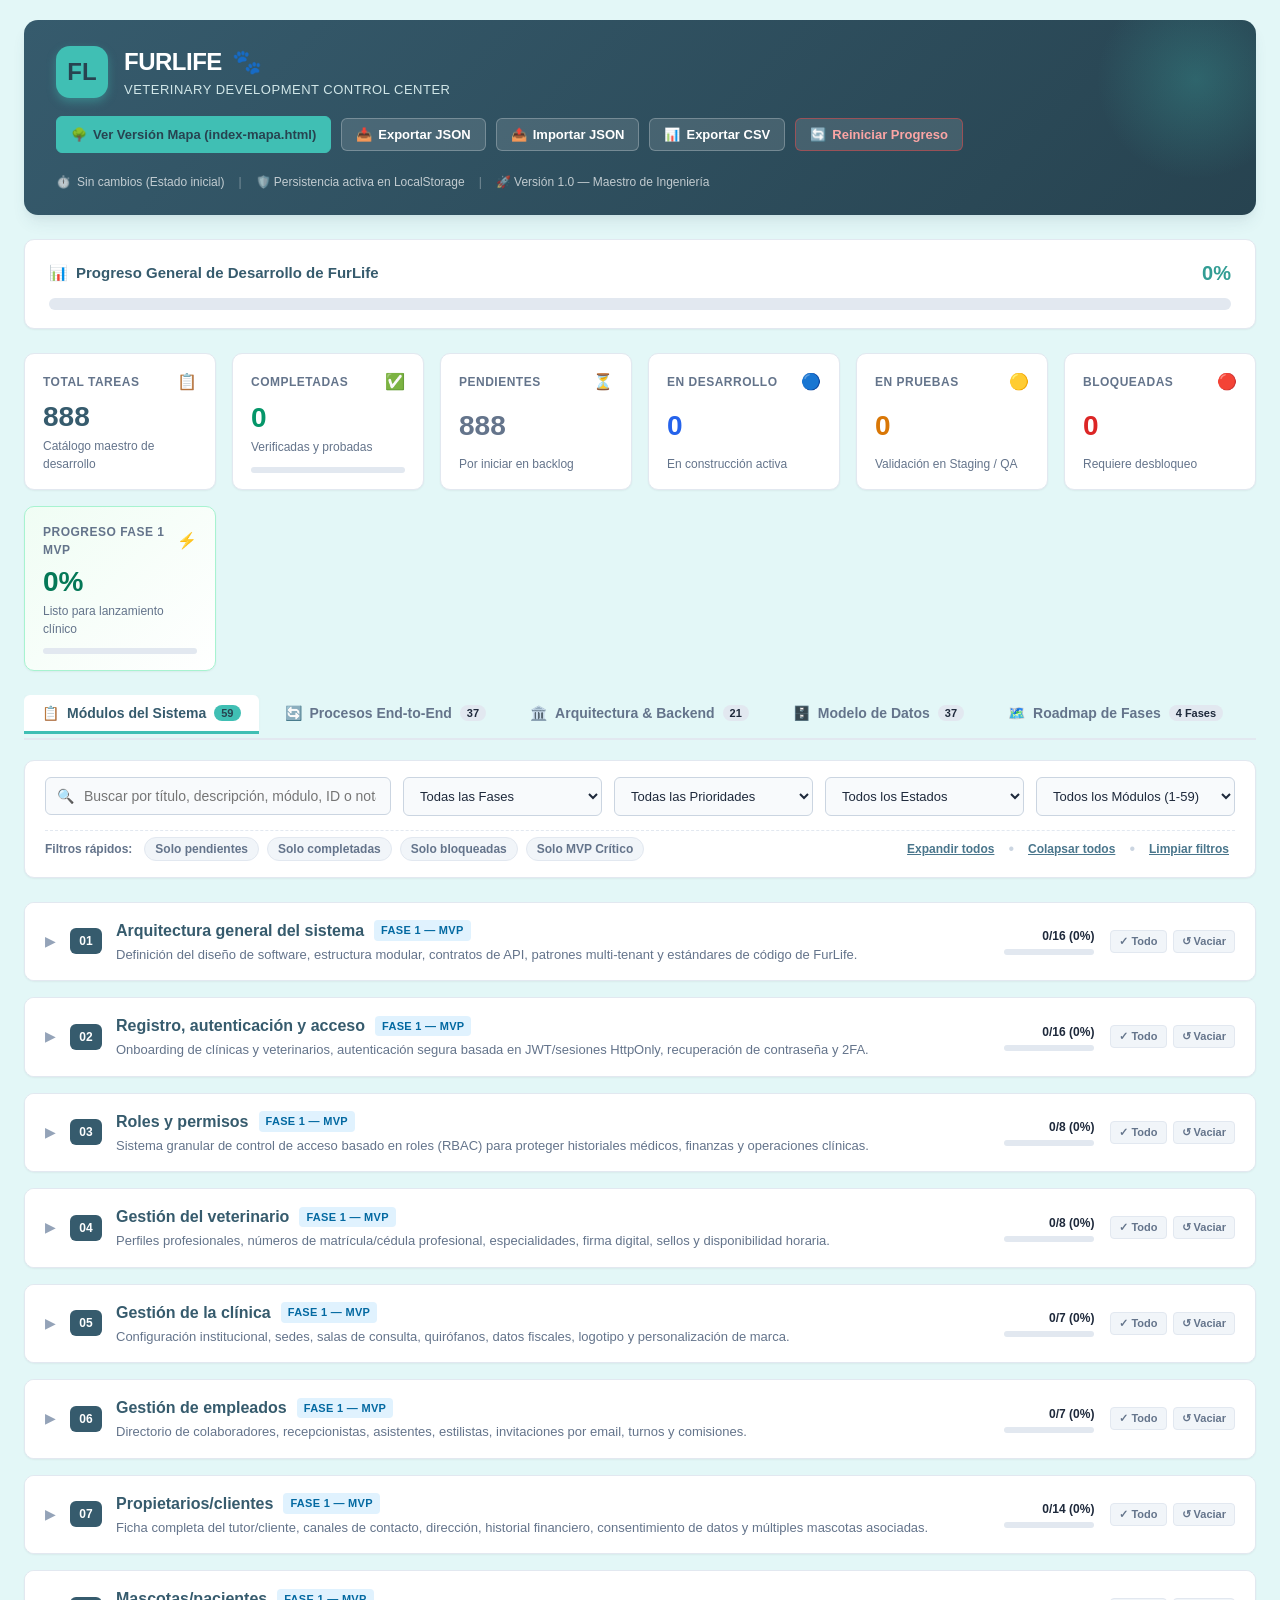
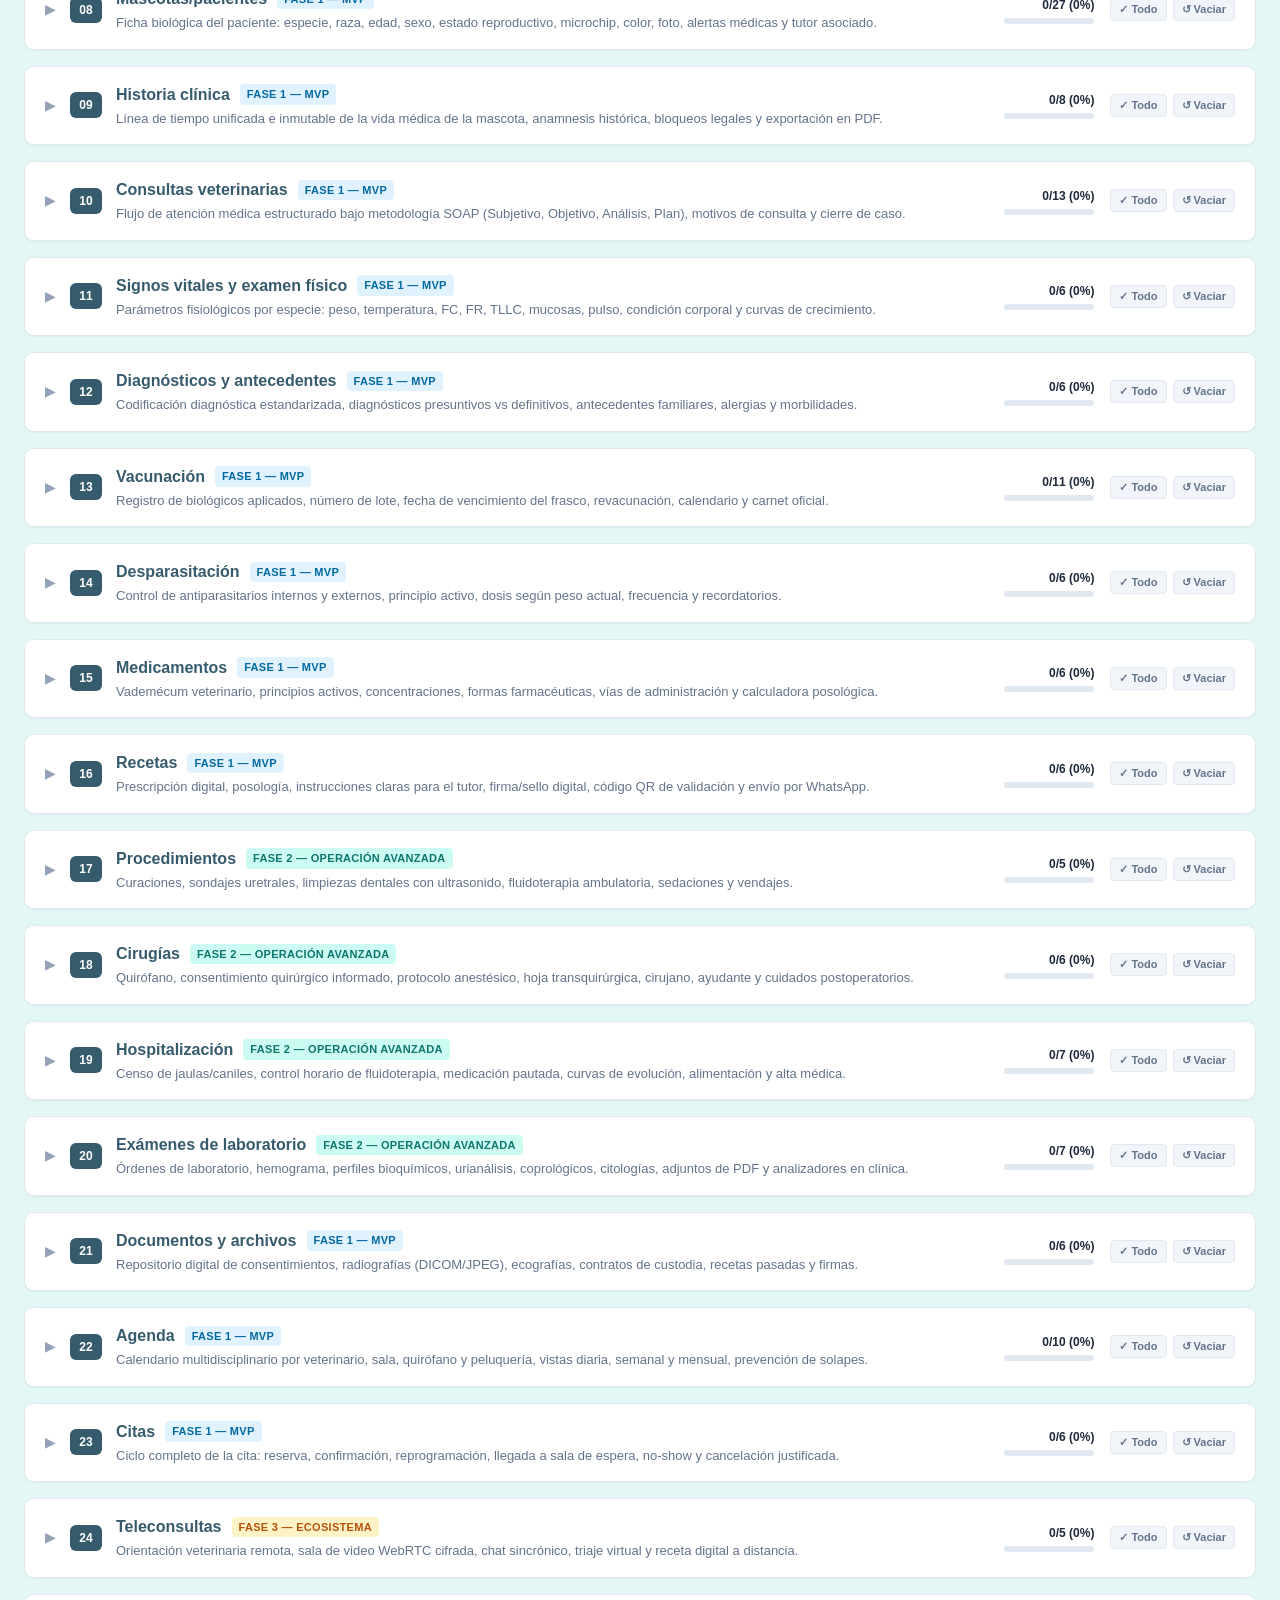
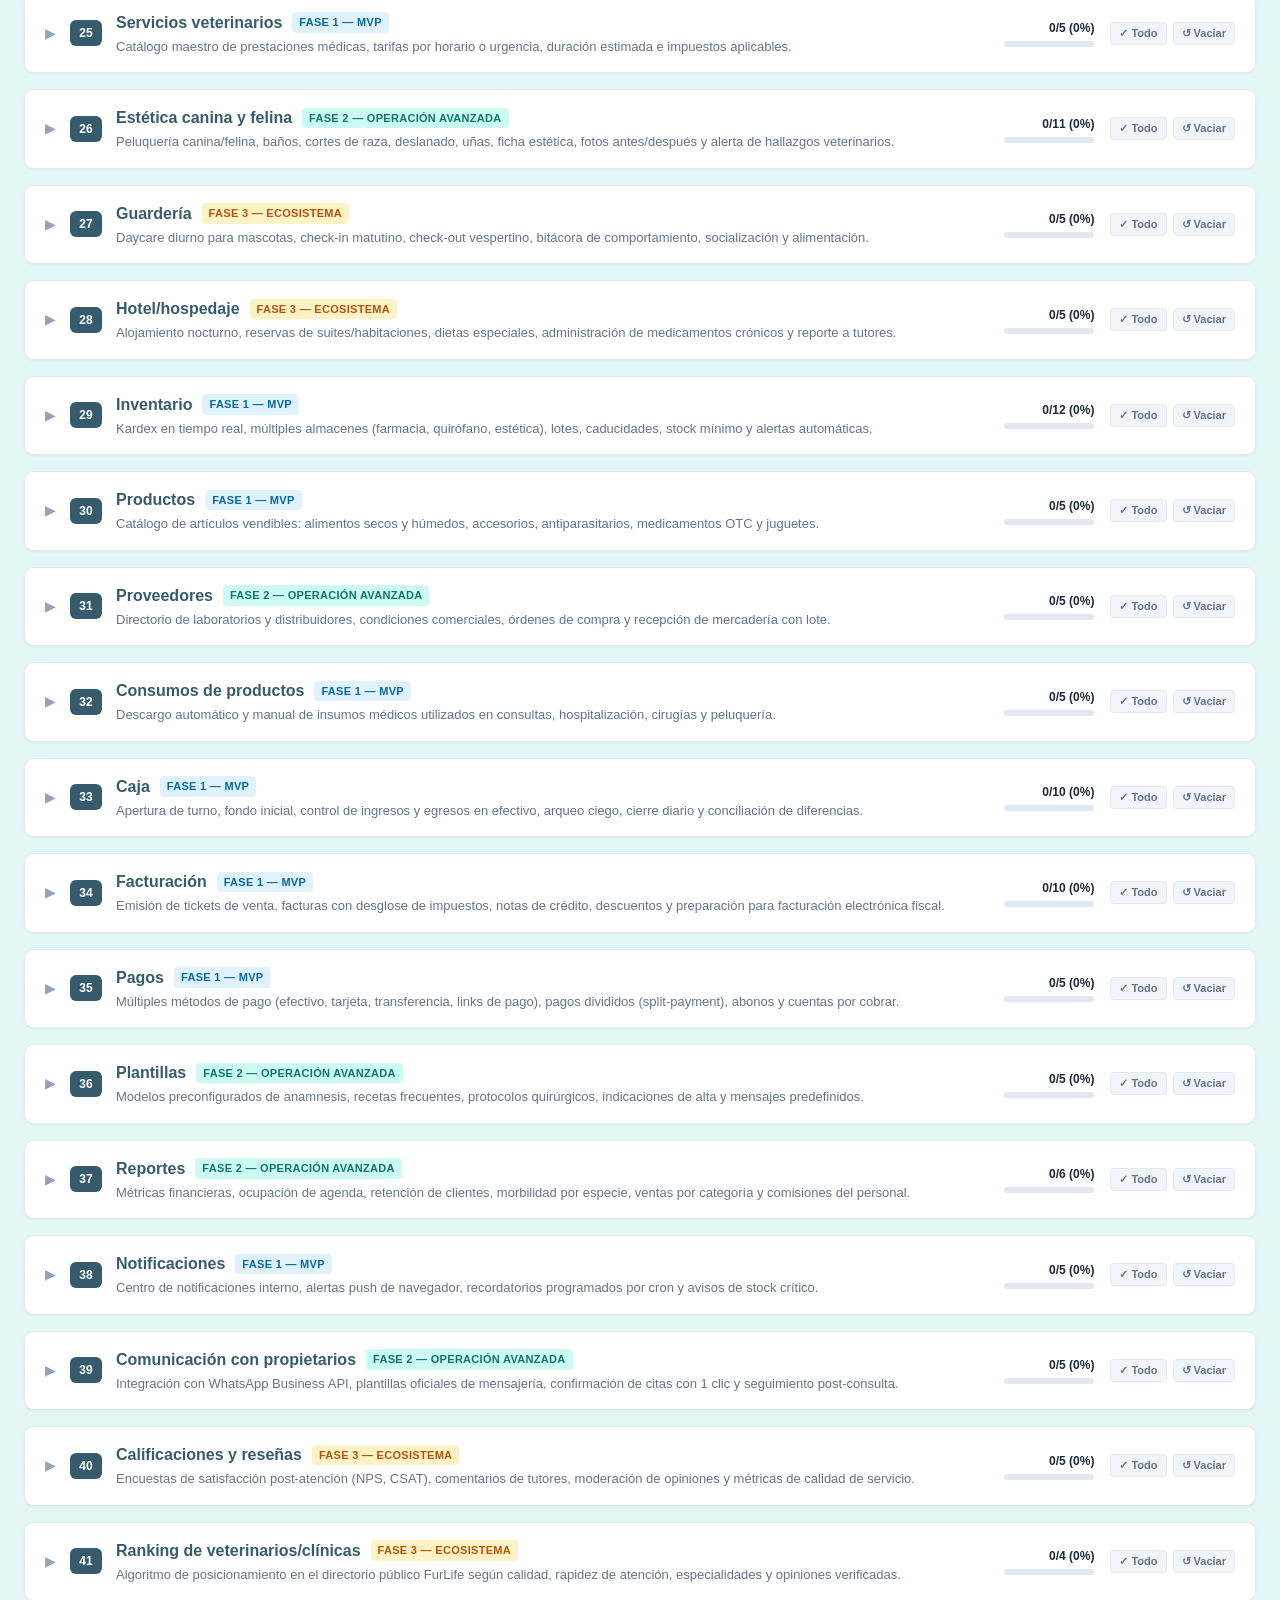
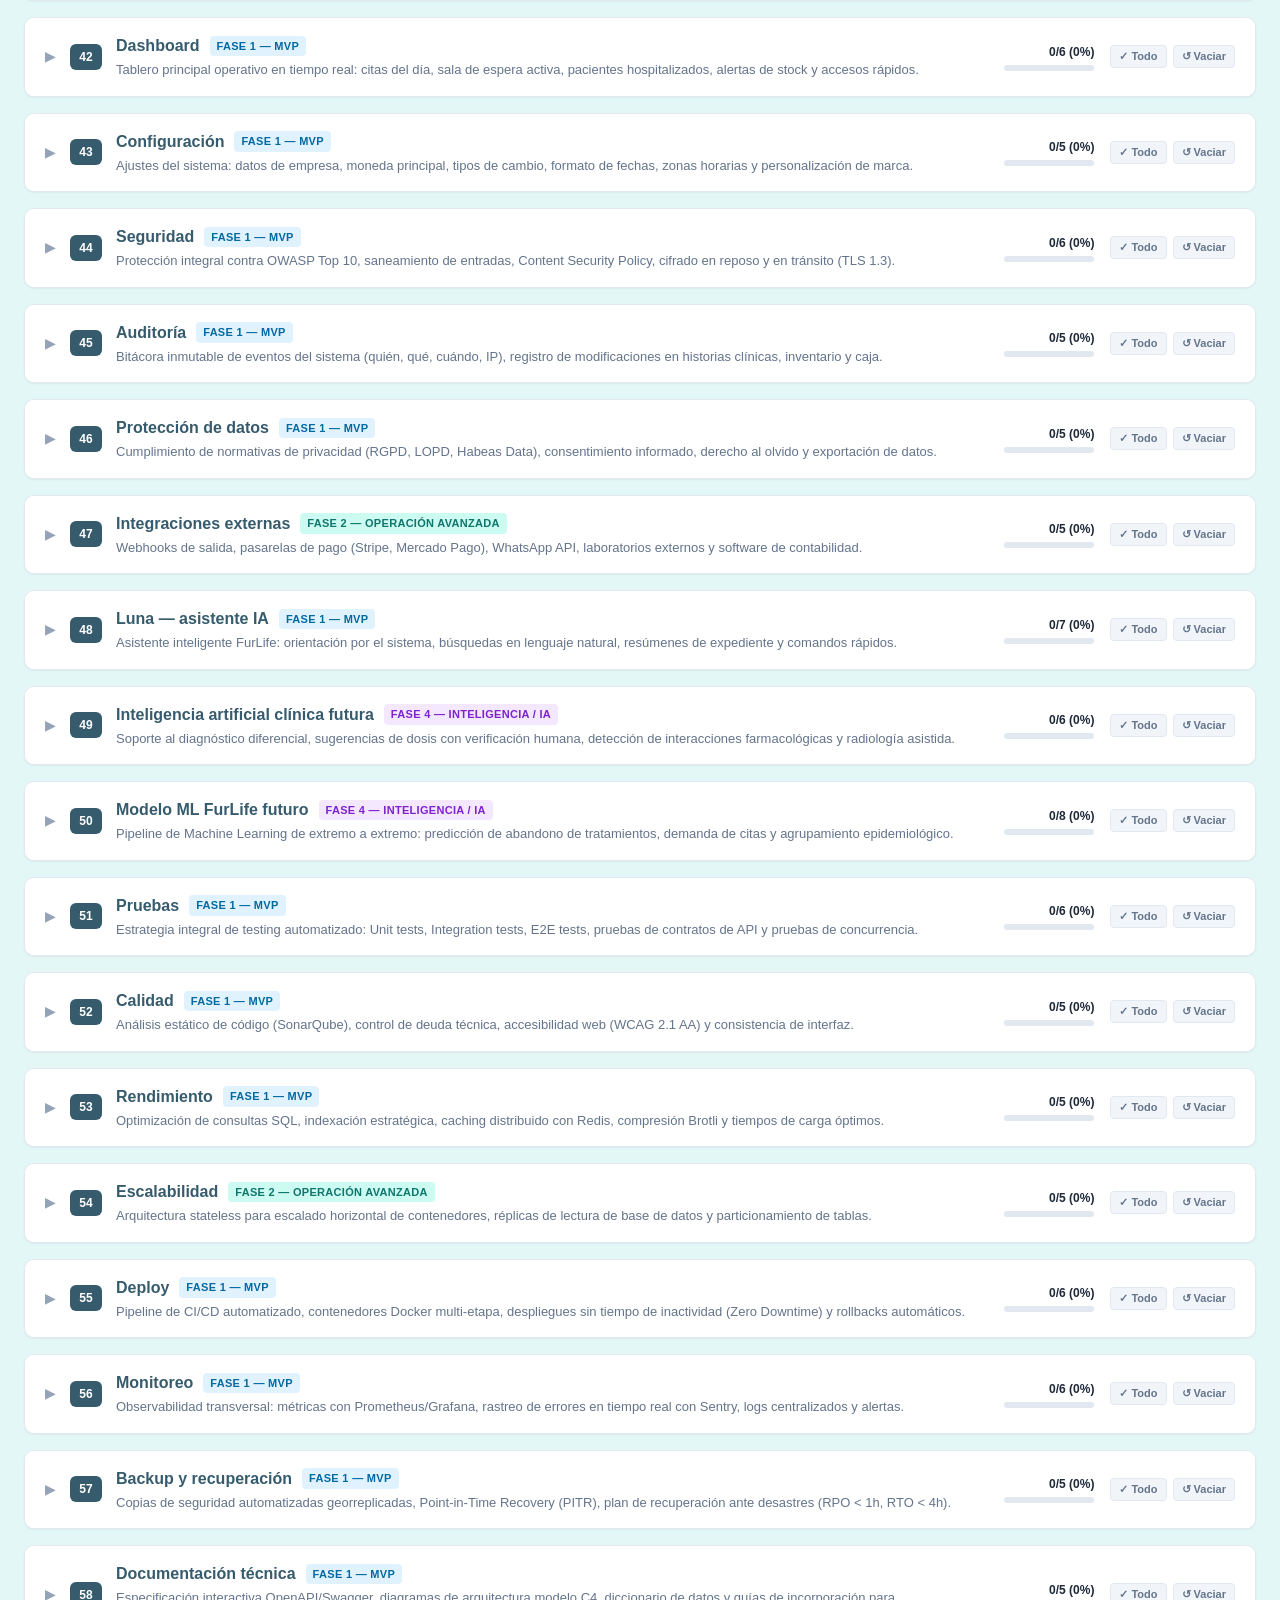
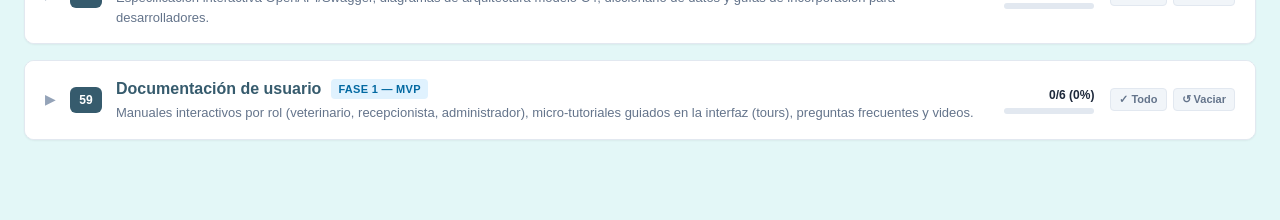
<file: index.html>
<!DOCTYPE html>
<html lang="es">
<head>
  <meta charset="UTF-8">
  <meta name="viewport" content="width=device-width, initial-scale=1.0">
  <title>FurLife — Veterinary Development Control Center</title>
  <meta name="description" content="Checklist maestro de desarrollo y control center para FurLife Veterinaria y Clínicas">
  <link rel="stylesheet" href="css/styles.css">
  <link rel="icon" href="data:image/svg+xml,<svg xmlns=%22http://www.w3.org/2000/svg%22 viewBox=%220 0 100 100%22><text y=%22.9em%22 font-size=%2290%22>🐾</text></svg>">
</head>
<body>

  <div class="app-container">

    <!-- ====================================================================
         MAIN HEADER
         ==================================================================== -->
    <header class="main-header">
      <div class="header-top">
        <div class="brand-section">
          <div class="brand-logo-badge">FL</div>
          <div class="brand-title-group">
            <h1>FURLIFE <span>🐾</span></h1>
            <div class="brand-subtitle">Veterinary Development Control Center</div>
          </div>
        </div>

        <div class="header-actions">
          <a href="index-mapa.html" class="header-btn btn-accent" style="text-decoration: none;" title="Abrir versión dedicada de Mapa Mental Interactivo con ramas desplegables">
            <span>🌳</span> Ver Versión Mapa (index-mapa.html)
          </a>
          <button class="header-btn" id="btn-export-json" title="Descargar estado en archivo JSON">
            <span>📥</span> Exportar JSON
          </button>
          <button class="header-btn" id="btn-import-json" title="Restaurar progreso desde un archivo JSON">
            <span>📤</span> Importar JSON
          </button>
          <button class="header-btn" id="btn-export-csv" title="Exportar reporte detallado a formato Excel/CSV">
            <span>📊</span> Exportar CSV
          </button>
          <button class="header-btn btn-danger-outline" id="btn-reset-progress" title="Reiniciar progreso a estado pendiente inicial">
            <span>🔄</span> Reiniciar Progreso
          </button>
        </div>
      </div>

      <div class="last-update-indicator">
        <span>⏱️</span> <span id="last-update-time">Cargando estado...</span>
        <span style="margin: 0 8px; opacity: 0.5;">|</span>
        <span>🛡️ Persistencia activa en LocalStorage</span>
        <span style="margin: 0 8px; opacity: 0.5;">|</span>
        <span>🚀 Versión 1.0 — Maestro de Ingeniería</span>
      </div>
    </header>

    <!-- ====================================================================
         OVERALL PROGRESS CARD
         ==================================================================== -->
    <section class="overall-progress-card">
      <div class="overall-progress-header">
        <div class="overall-progress-title">
          <span>📊</span> Progreso General de Desarrollo de FurLife
        </div>
        <div class="overall-progress-percent" id="overall-percent-val">0%</div>
      </div>
      <div class="progress-track">
        <div class="progress-fill-general" id="overall-progress-bar" style="width: 0%;"></div>
      </div>
    </section>

    <!-- ====================================================================
         KPI DASHBOARD CARDS
         ==================================================================== -->
    <section class="kpi-grid">
      <!-- Total Tasks -->
      <div class="kpi-card card-total">
        <div class="kpi-card-header">
          <span class="kpi-title">Total Tareas</span>
          <span class="kpi-icon">📋</span>
        </div>
        <div class="kpi-value" id="kpi-total-val">0</div>
        <div class="kpi-subtext">Catálogo maestro de desarrollo</div>
      </div>

      <!-- Completed -->
      <div class="kpi-card card-completed">
        <div class="kpi-card-header">
          <span class="kpi-title">Completadas</span>
          <span class="kpi-icon">✅</span>
        </div>
        <div class="kpi-value" id="kpi-completed-val">0</div>
        <div class="kpi-subtext">Verificadas y probadas</div>
        <div class="kpi-progress-bar-bg">
          <div class="kpi-progress-bar-fill" style="width: 0%;"></div>
        </div>
      </div>

      <!-- Pending -->
      <div class="kpi-card card-pending">
        <div class="kpi-card-header">
          <span class="kpi-title">Pendientes</span>
          <span class="kpi-icon">⏳</span>
        </div>
        <div class="kpi-value" id="kpi-pending-val">0</div>
        <div class="kpi-subtext">Por iniciar en backlog</div>
      </div>

      <!-- In Development -->
      <div class="kpi-card card-dev">
        <div class="kpi-card-header">
          <span class="kpi-title">En desarrollo</span>
          <span class="kpi-icon">🔵</span>
        </div>
        <div class="kpi-value" id="kpi-dev-val">0</div>
        <div class="kpi-subtext">En construcción activa</div>
      </div>

      <!-- In QA -->
      <div class="kpi-card card-qa">
        <div class="kpi-card-header">
          <span class="kpi-title">En pruebas</span>
          <span class="kpi-icon">🟡</span>
        </div>
        <div class="kpi-value" id="kpi-qa-val">0</div>
        <div class="kpi-subtext">Validación en Staging / QA</div>
      </div>

      <!-- Blocked -->
      <div class="kpi-card card-blocked">
        <div class="kpi-card-header">
          <span class="kpi-title">Bloqueadas</span>
          <span class="kpi-icon">🔴</span>
        </div>
        <div class="kpi-value" id="kpi-blocked-val">0</div>
        <div class="kpi-subtext">Requiere desbloqueo</div>
      </div>

      <!-- MVP Readiness -->
      <div class="kpi-card card-mvp">
        <div class="kpi-card-header">
          <span class="kpi-title">Progreso Fase 1 MVP</span>
          <span class="kpi-icon">⚡</span>
        </div>
        <div class="kpi-value" id="kpi-mvp-val">0%</div>
        <div class="kpi-subtext">Listo para lanzamiento clínico</div>
        <div class="kpi-progress-bar-bg">
          <div class="kpi-progress-bar-fill" style="width: 0%;"></div>
        </div>
      </div>
    </section>

    <!-- ====================================================================
         VIEW NAVIGATION TABS
         ==================================================================== -->
    <nav class="view-navigation-bar">
      <button class="nav-tab-btn active" data-tab="modules">
        <span>📋</span> Módulos del Sistema <span class="nav-badge">59</span>
      </button>
      <button class="nav-tab-btn" data-tab="processes">
        <span>🔄</span> Procesos End-to-End <span class="nav-badge">37</span>
      </button>
      <button class="nav-tab-btn" data-tab="architecture">
        <span>🏛️</span> Arquitectura & Backend <span class="nav-badge">21</span>
      </button>
      <button class="nav-tab-btn" data-tab="datamodels">
        <span>🗄️</span> Modelo de Datos <span class="nav-badge">37</span>
      </button>
      <button class="nav-tab-btn" data-tab="roadmap">
        <span>🗺️</span> Roadmap de Fases <span class="nav-badge">4 Fases</span>
      </button>
      <button class="nav-tab-btn" data-tab="mindmap">
        <span>🌳</span> Mapa de Ramas Interactivo <span class="nav-badge">Mind Map</span>
      </button>
      <button class="nav-tab-btn" data-tab="luna">
        <span>🤖</span> Luna & IA Clínica <span class="nav-badge">PetTech AI</span>
      </button>
    </nav>

    <!-- ====================================================================
         FILTER & SEARCH TOOLBAR
         ==================================================================== -->
    <section class="filter-toolbar">
      <div class="filter-row-primary">
        <!-- Search Input -->
        <div class="search-box-wrapper">
          <span class="search-icon-inside">🔍</span>
          <input type="text" id="filter-search" class="search-input" placeholder="Buscar por título, descripción, módulo, ID o notas... (Presiona '/' para buscar)" />
        </div>

        <!-- Phase Filter -->
        <select id="filter-phase" class="filter-select" title="Filtrar por fase del roadmap">
          <option value="ALL">Todas las Fases</option>
          <option value="FASE 1 — MVP">FASE 1 — MVP</option>
          <option value="FASE 2 — OPERACIÓN AVANZADA">FASE 2 — OPERACIÓN AVANZADA</option>
          <option value="FASE 3 — ECOSISTEMA">FASE 3 — ECOSISTEMA</option>
          <option value="FASE 4 — INTELIGENCIA / IA">FASE 4 — INTELIGENCIA / IA</option>
        </select>

        <!-- Priority Filter -->
        <select id="filter-priority" class="filter-select" title="Filtrar por prioridad">
          <option value="ALL">Todas las Prioridades</option>
          <option value="CRÍTICA">🔴 CRÍTICA</option>
          <option value="ALTA">🟠 ALTA</option>
          <option value="MEDIA">🟡 MEDIA</option>
          <option value="BAJA">🟢 BAJA</option>
        </select>

        <!-- Status Filter -->
        <select id="filter-status" class="filter-select" title="Filtrar por estado">
          <option value="ALL">Todos los Estados</option>
          <option value="Pendiente">☐ Pendiente</option>
          <option value="En desarrollo">🔵 En desarrollo</option>
          <option value="En pruebas">🟡 En pruebas</option>
          <option value="Completado">🟢 Completado</option>
          <option value="Bloqueado">🔴 Bloqueado</option>
        </select>

        <!-- Module Dropdown Filter -->
        <select id="filter-module" class="filter-select" title="Filtrar por módulo">
          <option value="ALL">Todos los Módulos (1-59)</option>
        </select>
      </div>

      <div class="filter-chips-row">
        <span class="filter-chips-label">Filtros rápidos:</span>
        <button class="filter-chip" data-chip="pending">Solo pendientes</button>
        <button class="filter-chip" data-chip="completed">Solo completadas</button>
        <button class="filter-chip" data-chip="blocked">Solo bloqueadas</button>
        <button class="filter-chip" data-chip="mvp_critica">Solo MVP Crítico</button>

        <div class="toolbar-extra-actions">
          <button class="action-link-btn" id="btn-expand-all">Expandir todos</button>
          <span style="color: #CBD5E1;">•</span>
          <button class="action-link-btn" id="btn-collapse-all">Colapsar todos</button>
          <span style="color: #CBD5E1;">•</span>
          <button class="action-link-btn" onclick="window.furLifeApp.clearAllFilters()">Limpiar filtros</button>
        </div>
      </div>
    </section>

    <!-- ====================================================================
         VIEW 1: MÓDULOS DEL SISTEMA (59 Módulos)
         ==================================================================== -->
    <main id="view-modules">
      <div class="modules-container" id="modules-list-container">
        <!-- Rendered dynamically by js/app.js -->
      </div>
    </main>

    <!-- ====================================================================
         VIEW 2: PROCESOS END-TO-END (37 Procesos)
         ==================================================================== -->
    <section id="view-processes" style="display: none;">
      <div class="processes-container" id="processes-container">
        <!-- Rendered dynamically by js/app.js -->
      </div>
    </section>

    <!-- ====================================================================
         VIEW 3: ARQUITECTURA & BACKEND (21 Áreas)
         ==================================================================== -->
    <section id="view-architecture" style="display: none;">
      <div class="arch-grid-layout" id="arch-grid-container">
        <!-- Rendered dynamically by js/app.js -->
      </div>
    </section>

    <!-- ====================================================================
         VIEW 4: MODELO DE DATOS (37 Entidades)
         ==================================================================== -->
    <section id="view-datamodels" style="display: none;">
      <div class="models-grid-layout" id="models-grid-container">
        <!-- Rendered dynamically by js/app.js -->
      </div>
    </section>

    <!-- ====================================================================
         VIEW 5: ROADMAP DE FASES
         ==================================================================== -->
    <section id="view-roadmap" style="display: none;">
      <div class="roadmap-container" id="roadmap-container">
        <!-- Rendered dynamically by js/app.js -->
      </div>
    </section>

    <!-- ====================================================================
         VIEW: MAPA MENTAL INTERACTIVO / ÁRBOL DE RAMAS
         ==================================================================== -->
    <section id="view-mindmap" style="display: none;">
      <div class="mindmap-section-wrapper">
        <!-- Mindmap Toolbar Card -->
        <div class="mindmap-toolbar-card">
          <div class="mindmap-controls-left">
            <span style="font-size: 13px; font-weight: 700; color: var(--fl-primary);">Agrupar ramas por:</span>
            <div class="map-btn-group">
              <button class="map-toggle-btn active" id="map-group-phase">⚡ Fases (Roadmap)</button>
              <button class="map-toggle-btn" id="map-group-domain">🩺 Dominios Clínicos</button>
            </div>
            <label style="display: inline-flex; align-items: center; gap: 6px; font-size: 12.5px; font-weight: 600; color: var(--fl-text-main); cursor: pointer; margin-left: 8px;">
              <input type="checkbox" id="map-filter-pending" />
              <span>Solo pendientes</span>
            </label>
          </div>

          <div class="mindmap-controls-right">
            <input type="text" id="map-search-input" class="search-input" style="padding: 6px 10px; width: 180px; font-size: 12px;" placeholder="Filtrar en mapa..." />
            
            <div class="map-btn-group">
              <button class="map-tool-btn" id="map-zoom-out" title="Alejar zoom">−</button>
              <span id="map-zoom-label" style="font-size: 12px; font-weight: 700; padding: 6px 8px; background: #fff; min-width: 45px; text-align: center;">100%</span>
              <button class="map-tool-btn" id="map-zoom-in" title="Acercar zoom">+</button>
              <button class="map-tool-btn" id="map-zoom-reset" title="Restablecer zoom">↺</button>
            </div>

            <button class="map-tool-btn" id="map-expand-all" title="Desplegar todas las ramas">📂 Desplegar todo</button>
            <button class="map-tool-btn" id="map-collapse-all" title="Colapsar ramas">📁 Colapsar</button>
            <button class="map-tool-btn" id="map-fullscreen-btn" title="Pantalla completa">⛶ Pantalla Completa</button>
          </div>
        </div>

        <!-- Viewport Canvas -->
        <div class="mindmap-viewport" id="mindmap-viewport">
          <div id="mindmap-canvas">
            <!-- Dynamic Tree content rendered by js/mindmap.js -->
          </div>
        </div>
      </div>
    </section>

    <!-- ====================================================================
         VIEW 6: LUNA & IA CLÍNICA
         ==================================================================== -->
    <section id="view-luna" style="display: none;">
      <div class="luna-container">
        <!-- Hero Banner -->
        <div class="luna-hero-banner">
          <div class="luna-hero-text">
            <h2>🐾 Luna — Asistente Inteligente FurLife</h2>
            <p>
              Luna es el copiloto inteligente diseñado específicamente para agilizar la labor diaria del veterinario,
              asistente y recepcionista. Para el MVP funciona con intenciones simuladas y navegación rápida, preparando la
              plataforma para la integración progresiva de modelos clínicos avanzados.
            </p>
          </div>
          <div class="luna-interactive-box">
            <h4>Prueba rápida de intenciones MVP</h4>
            <span class="luna-prompt-chip" onclick="window.furLifeApp.askLunaPrompt('¿Cómo creo una nueva cita?')">👉 ¿Cómo crear una cita?</span>
            <span class="luna-prompt-chip" onclick="window.furLifeApp.askLunaPrompt('¿Dónde se registran los nuevos lotes?')">👉 Registrar nuevo lote de vacuna</span>
            <span class="luna-prompt-chip" onclick="window.furLifeApp.askLunaPrompt('Resumen de pacientes atendidos hoy')">👉 Resumen de pacientes de hoy</span>
          </div>
        </div>

        <div id="luna-chat-preview"></div>

        <!-- Strict Clinical Safety Boundaries -->
        <div class="safety-card">
          <h3>⚠️ Límites Éticos y Legales de la IA Clínica (Guardrails Obligatorios)</h3>
          <ul class="safety-list">
            <li><strong>1. No emitir diagnósticos definitivos:</strong> Luna jamás emite diagnósticos médicos por su cuenta. Cualquier análisis es estrictamente una sugerencia de diagnóstico diferencial probabilístico.</li>
            <li><strong>2. No sustituir el criterio profesional:</strong> La responsabilidad diagnóstica y terapéutica pertenece exclusivamente al médico veterinario colegiado con cédula profesional y firma válida.</li>
            <li><strong>3. Advertencias claras y visibles:</strong> Toda sugerencia algorítmica viene acompañada de una advertencia de verificación humana obligatoria y referencias a literatura científica veterinaria.</li>
            <li><strong>4. Registro auditable de uso de IA:</strong> Queda registrado en el expediente clínico si el médico utilizó, modificó o descartó la sugerencia de la IA.</li>
            <li><strong>5. Anonimización y privacidad absoluta:</strong> Ningún dato de carácter personal de propietarios ni mascotas se envía a APIs de inferencia externas sin anonimización estricta previa.</li>
          </ul>
        </div>

        <!-- 9-Step ML Pipeline -->
        <div>
          <h3 style="font-size: 18px; font-weight: 800; color: var(--fl-primary); margin-bottom: 12px;">
            🔬 Pipeline de Machine Learning & MLOps Futuro (Fase 4)
          </h3>
          <div class="ml-pipeline-grid">
            <div class="ml-pipeline-card">
              <div class="ml-step-title">1. Curaduría y Desidentificación</div>
              <div class="ml-step-desc">Eliminación de identificadores de tutores y pacientes, limpieza de datos nulos y normalización de rangos de laboratorio.</div>
            </div>
            <div class="ml-pipeline-card">
              <div class="ml-step-title">2. Feature Engineering</div>
              <div class="ml-step-desc">Extracción de variables agregadas y control estricto de filtración de futuro (Data Leakage) respetando timestamps.</div>
            </div>
            <div class="ml-pipeline-card">
              <div class="ml-step-title">3. Entrenamiento y Validación</div>
              <div class="ml-step-desc">Modelos supervisados de predicción de inasistencia (No-Show) y abandono de pacientes crónicos con validación cruzada temporal.</div>
            </div>
            <div class="ml-pipeline-card">
              <div class="ml-step-title">4. Versionado con MLflow</div>
              <div class="ml-step-desc">Registro centralizado de artefactos, pesos de modelos, parámetros y métricas ROC-AUC / F1 Score.</div>
            </div>
            <div class="ml-pipeline-card">
              <div class="ml-step-title">5. API de Inferencia</div>
              <div class="ml-step-desc">Microservicio de inferencia de baja latencia (< 150ms) con validación de esquemas de entrada fuertemente tipados.</div>
            </div>
            <div class="ml-pipeline-card">
              <div class="ml-step-title">6. Explicabilidad (SHAP / LIME)</div>
              <div class="ml-step-desc">Presentación transparente al veterinario de los factores y ponderaciones que determinaron la sugerencia del modelo.</div>
            </div>
            <div class="ml-pipeline-card">
              <div class="ml-step-title">7. Detección de Data Drift</div>
              <div class="ml-step-desc">Monitorización continua de divergencias estadísticas entre los datos de entrenamiento y las consultas clínicas reales.</div>
            </div>
            <div class="ml-pipeline-card">
              <div class="ml-step-title">8. Human-in-the-Loop</div>
              <div class="ml-step-desc">Supervisión y auditoría periódica por un comité médico veterinario antes de autorizar el despliegue de reentrenamientos.</div>
            </div>
            <div class="ml-pipeline-card">
              <div class="ml-step-title">9. Despliegue Seguro (Canary)</div>
              <div class="ml-step-desc">Liberación escalonada al 5% de clínicas con métricas de salud del modelo y rollback automático ante cualquier anomalía.</div>
            </div>
          </div>
        </div>
      </div>
    </section>

    <!-- ====================================================================
         MODALS
         ==================================================================== -->
    <!-- Task Notes Modal -->
    <div class="modal-overlay" id="modal-notes">
      <div class="modal-card-window">
        <div class="modal-header">
          <h3 id="modal-task-title">Notas de la Tarea</h3>
          <button class="modal-close-btn" onclick="window.furLifeApp.closeModal('modal-notes')">&times;</button>
        </div>
        <div class="modal-body">
          <div id="modal-task-meta" style="font-size: 12.5px; color: var(--fl-text-muted);"></div>
          <label style="font-size: 13px; font-weight: 700; color: var(--fl-primary);">Observaciones técnicas / Notas de desarrollo:</label>
          <textarea id="task-notes-textarea" class="notes-textarea" placeholder="Escribe notas, dudas de implementación, nombres de ramas de Git, PRs o consideraciones técnicas..."></textarea>
        </div>
        <div class="modal-footer">
          <button class="btn-secondary" onclick="window.furLifeApp.closeModal('modal-notes')">Cancelar</button>
          <button class="btn-primary" onclick="window.furLifeApp.saveTaskNotes()">Guardar Notas</button>
        </div>
      </div>
    </div>

    <!-- Reset Progress Modal -->
    <div class="modal-overlay" id="modal-reset">
      <div class="modal-card-window">
        <div class="modal-header" style="background-color: #DC2626;">
          <h3>⚠️ Confirmar Reinicio de Progreso</h3>
          <button class="modal-close-btn" onclick="window.furLifeApp.closeModal('modal-reset')">&times;</button>
        </div>
        <div class="modal-body">
          <p style="font-size: 14px; color: #334155; line-height: 1.5;">
            ¿Estás completamente seguro de que deseas reiniciar el progreso de FurLife?
          </p>
          <p style="font-size: 13px; color: #DC2626; background: #FEF2F2; padding: 10px; border-radius: 6px; border-left: 4px solid #DC2626;">
            Esta acción restablecerá todas las tareas completadas, en desarrollo y en pruebas al estado inicial <strong>☐ Pendiente</strong> y eliminará las notas personalizadas guardadas en este navegador.
          </p>
        </div>
        <div class="modal-footer">
          <button class="btn-secondary" onclick="window.furLifeApp.closeModal('modal-reset')">Cancelar</button>
          <button class="btn-danger" onclick="window.furLifeApp.confirmResetProgress()">Sí, Reiniciar Todo</button>
        </div>
      </div>
    </div>

    <!-- Import JSON Modal -->
    <div class="modal-overlay" id="modal-import">
      <div class="modal-card-window">
        <div class="modal-header">
          <h3>📥 Importar Checklist desde JSON</h3>
          <button class="modal-close-btn" onclick="window.furLifeApp.closeModal('modal-import')">&times;</button>
        </div>
        <div class="modal-body">
          <p style="font-size: 13px; color: var(--fl-text-muted);">
            Puedes seleccionar un archivo <code>.json</code> exportado previamente o pegar el contenido JSON directamente a continuación:
          </p>
          <input type="file" accept=".json" onchange="window.furLifeApp.handleFileImport(event)" style="font-size: 13px; margin-bottom: 8px;" />
          <textarea id="json-import-textarea" class="notes-textarea" placeholder="Pega aquí el contenido JSON del respaldo..."></textarea>
        </div>
        <div class="modal-footer">
          <button class="btn-secondary" onclick="window.furLifeApp.closeModal('modal-import')">Cancelar</button>
          <button class="btn-primary" onclick="window.furLifeApp.executeImportJson()">Restaurar Progreso</button>
        </div>
      </div>
    </div>

    <!-- Toast Notifications Container -->
    <div class="toast-container" id="toast-container"></div>

  </div>

  <!-- Scripts -->
  <script src="js/data-modules.js"></script>
  <script src="js/data-processes.js"></script>
  <script src="js/data-architecture.js"></script>
  <script src="js/app.js"></script>
  <script src="js/mindmap.js"></script>

</body>
</html>
</file>
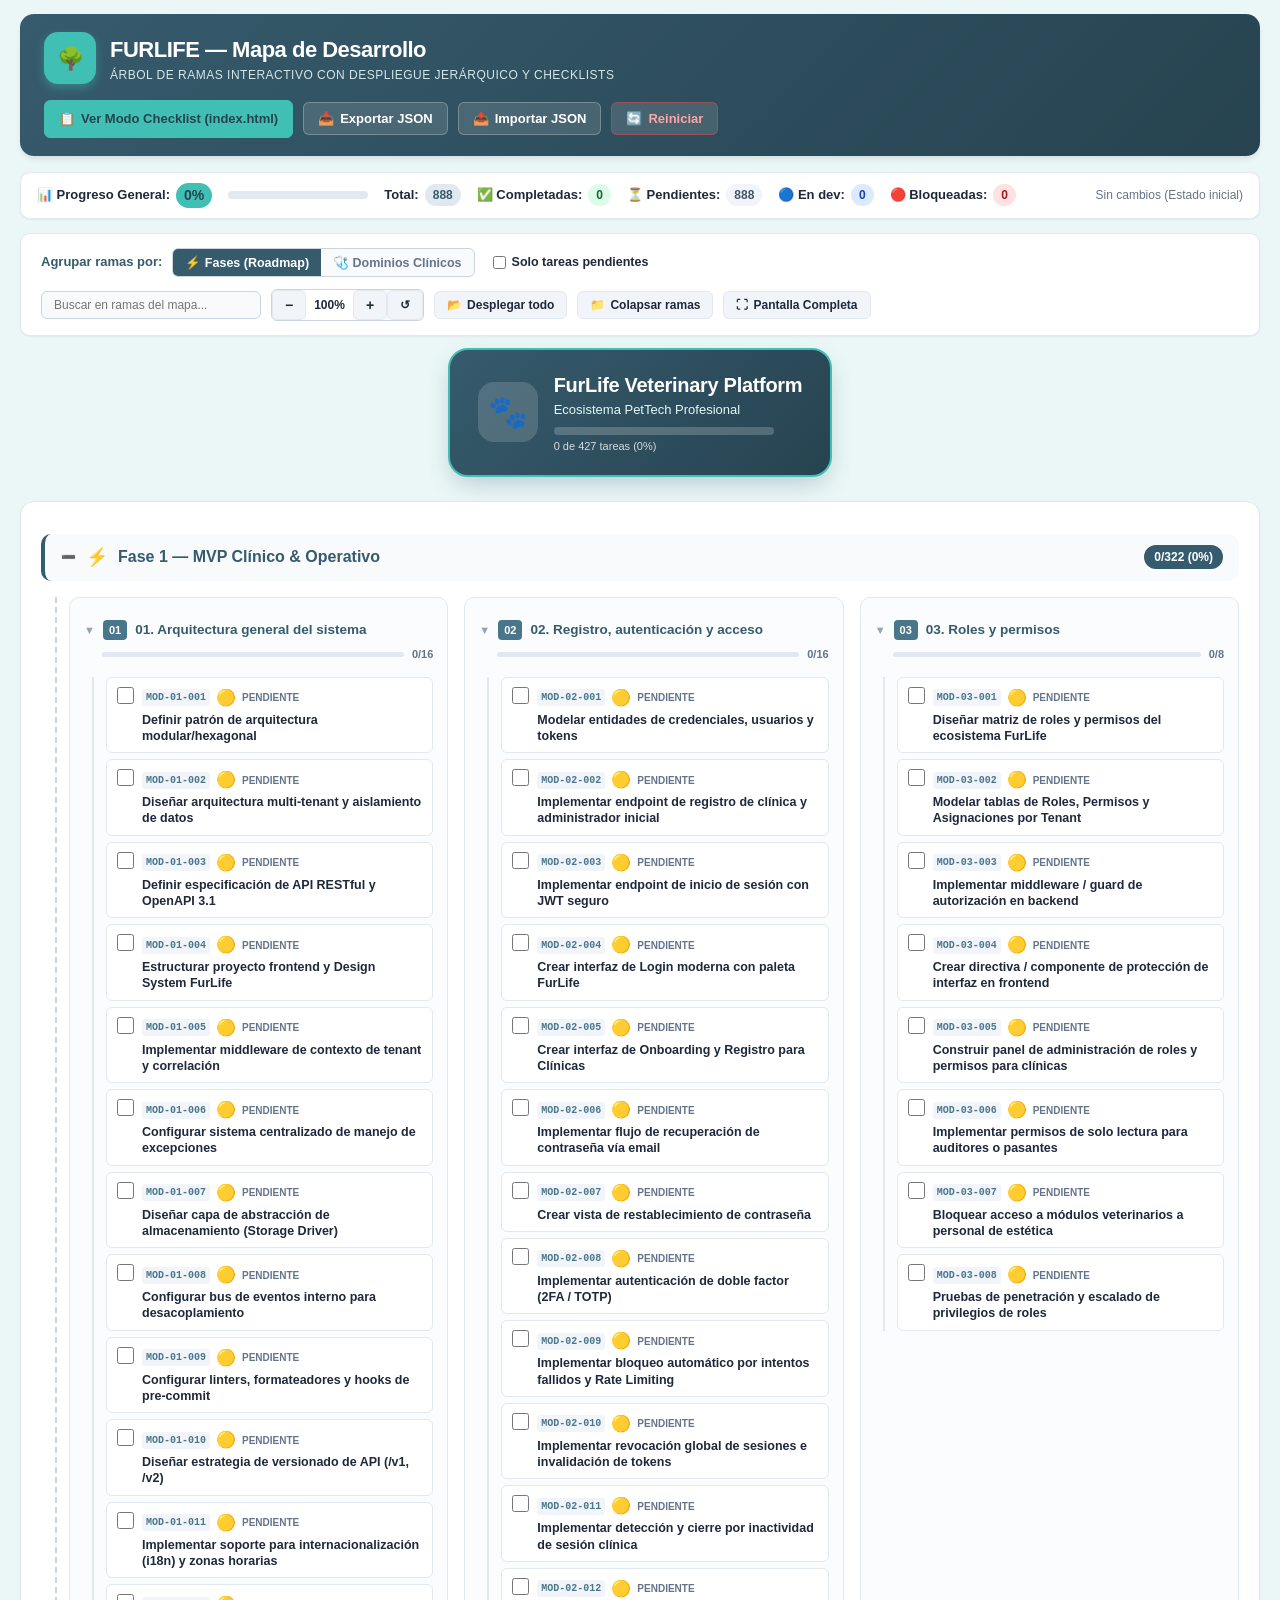
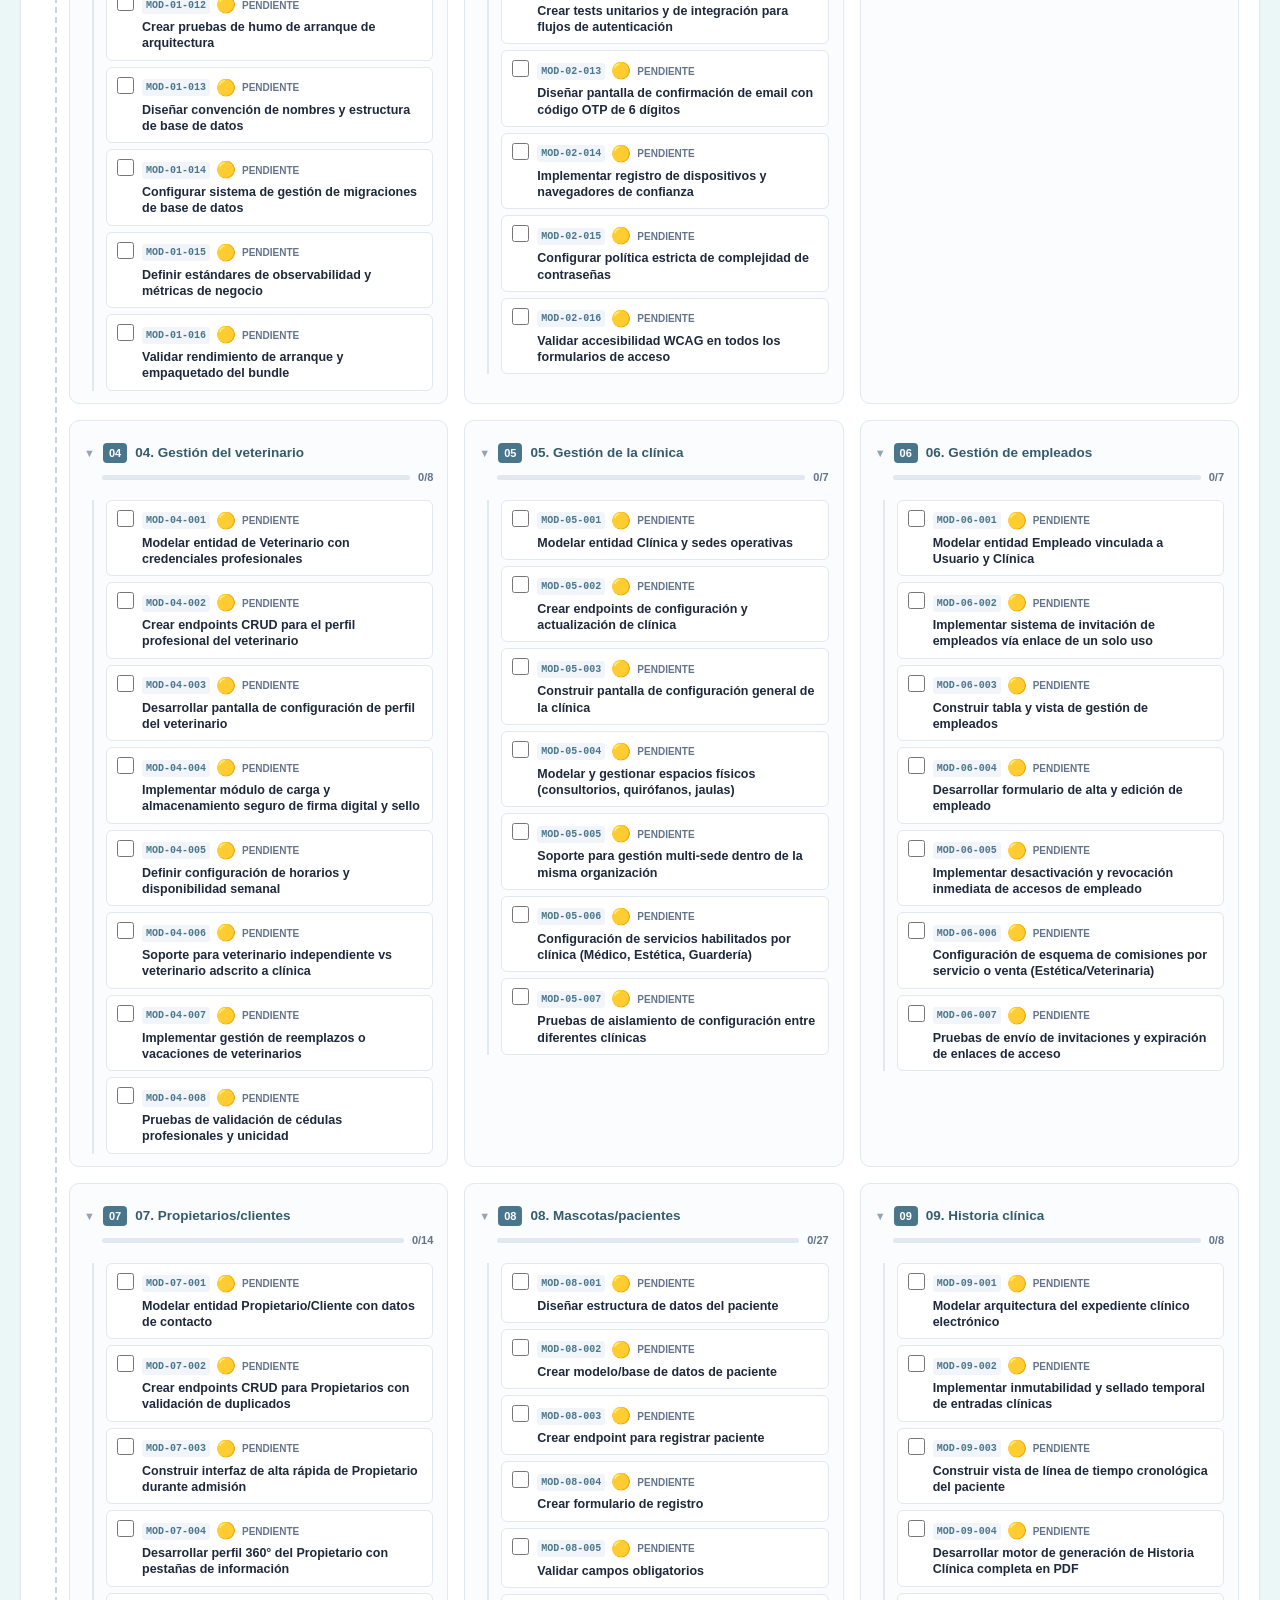
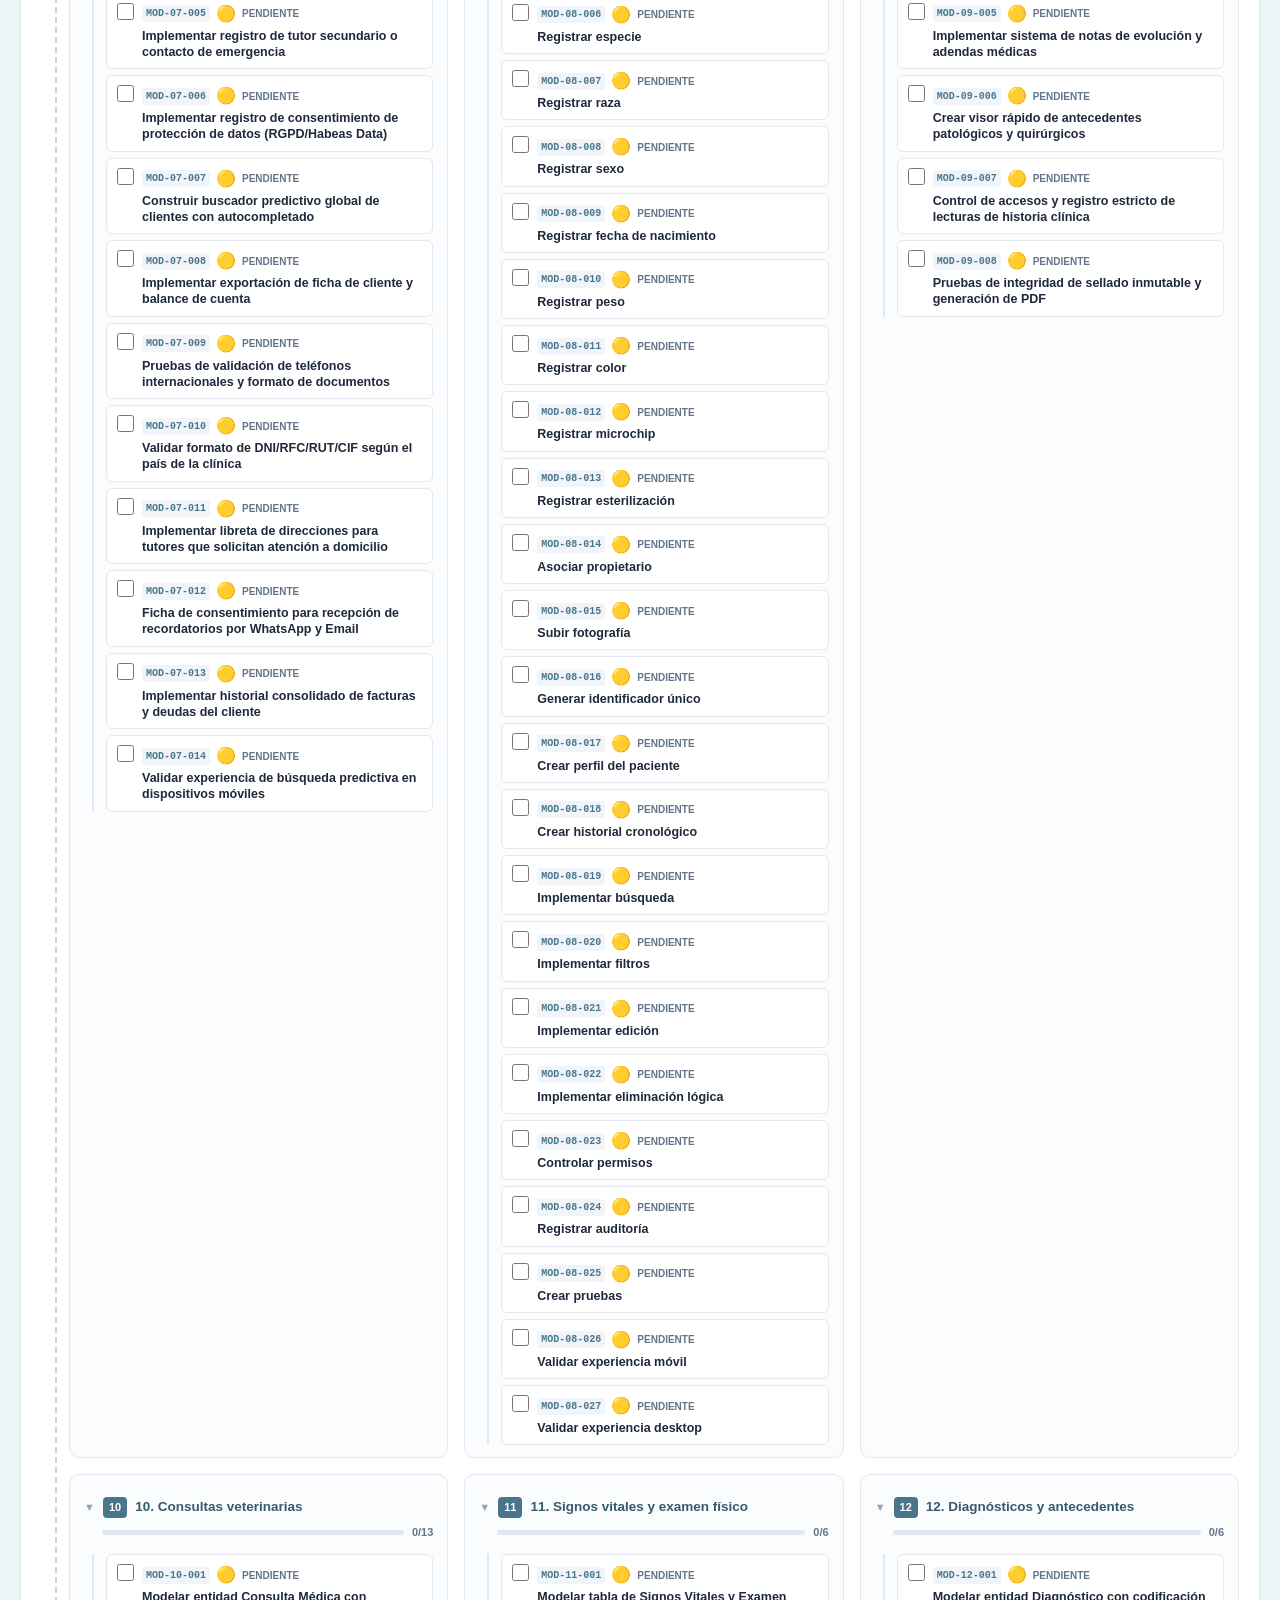
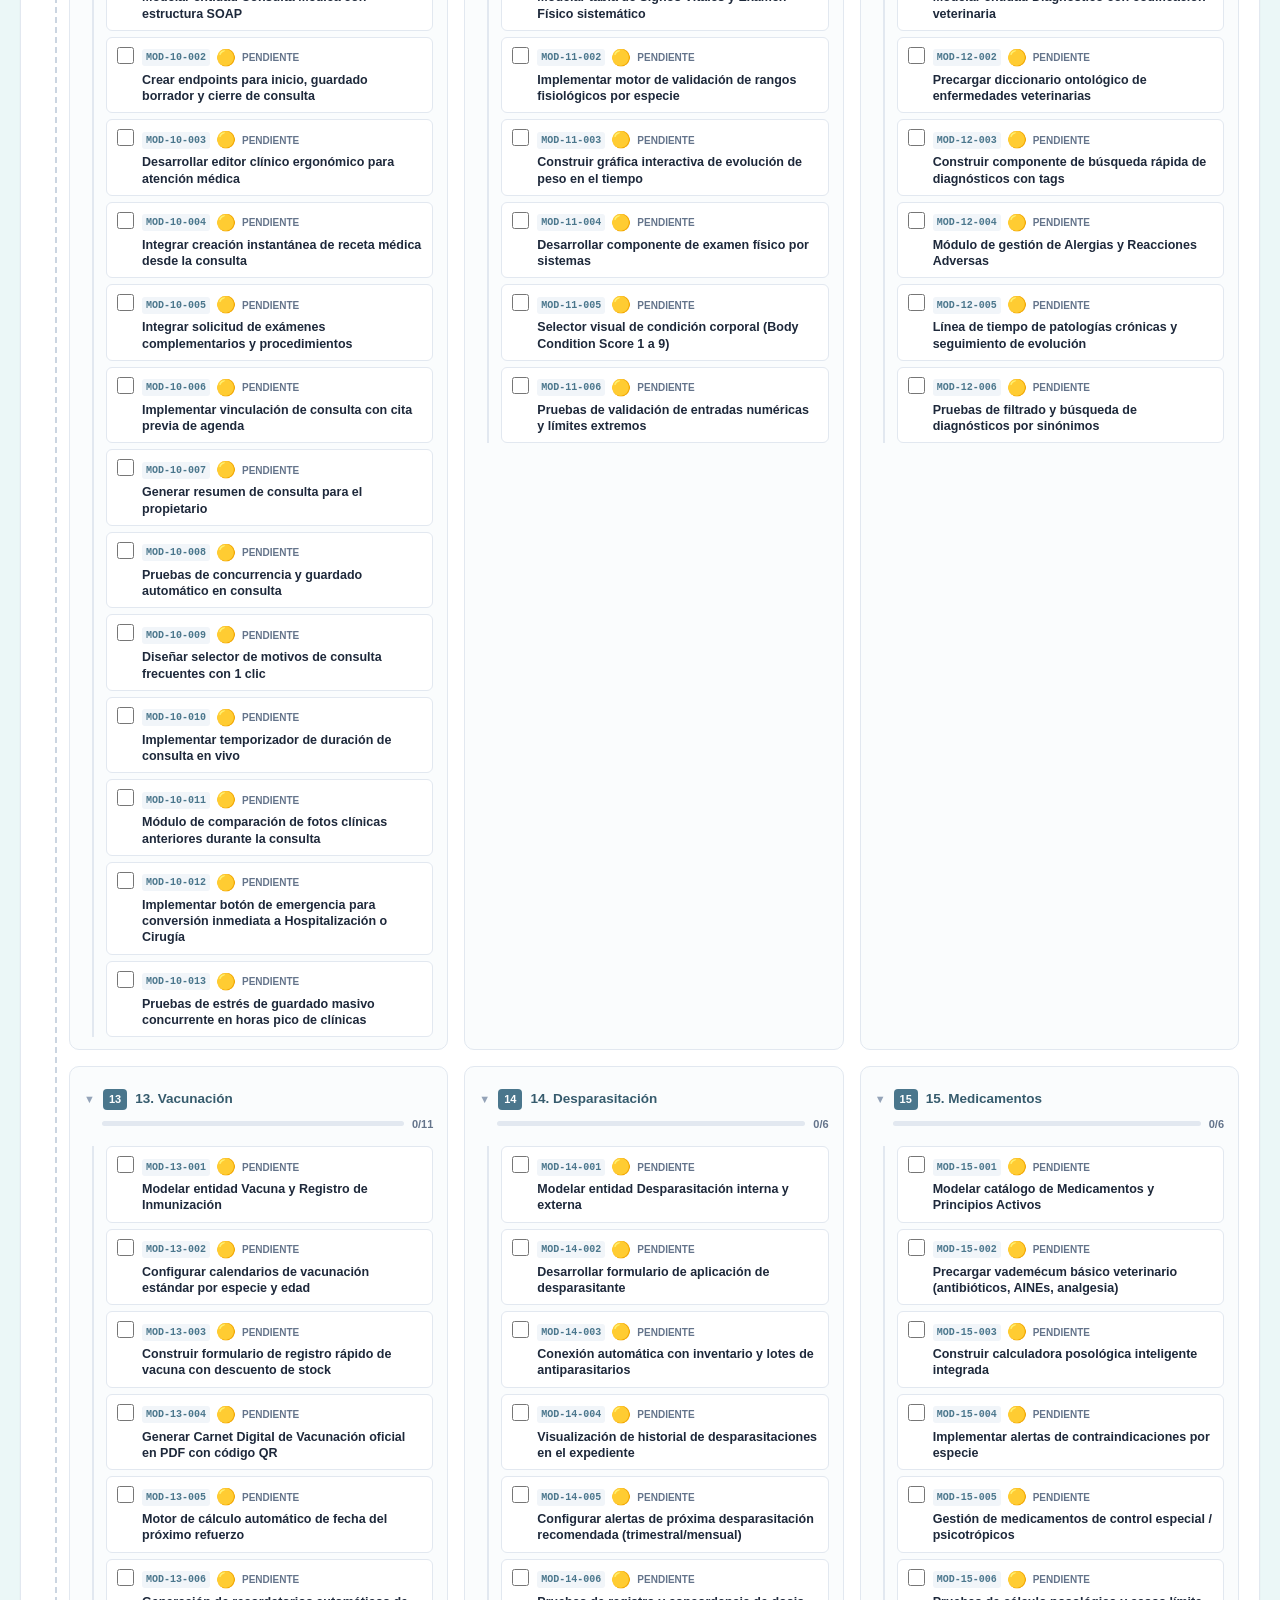
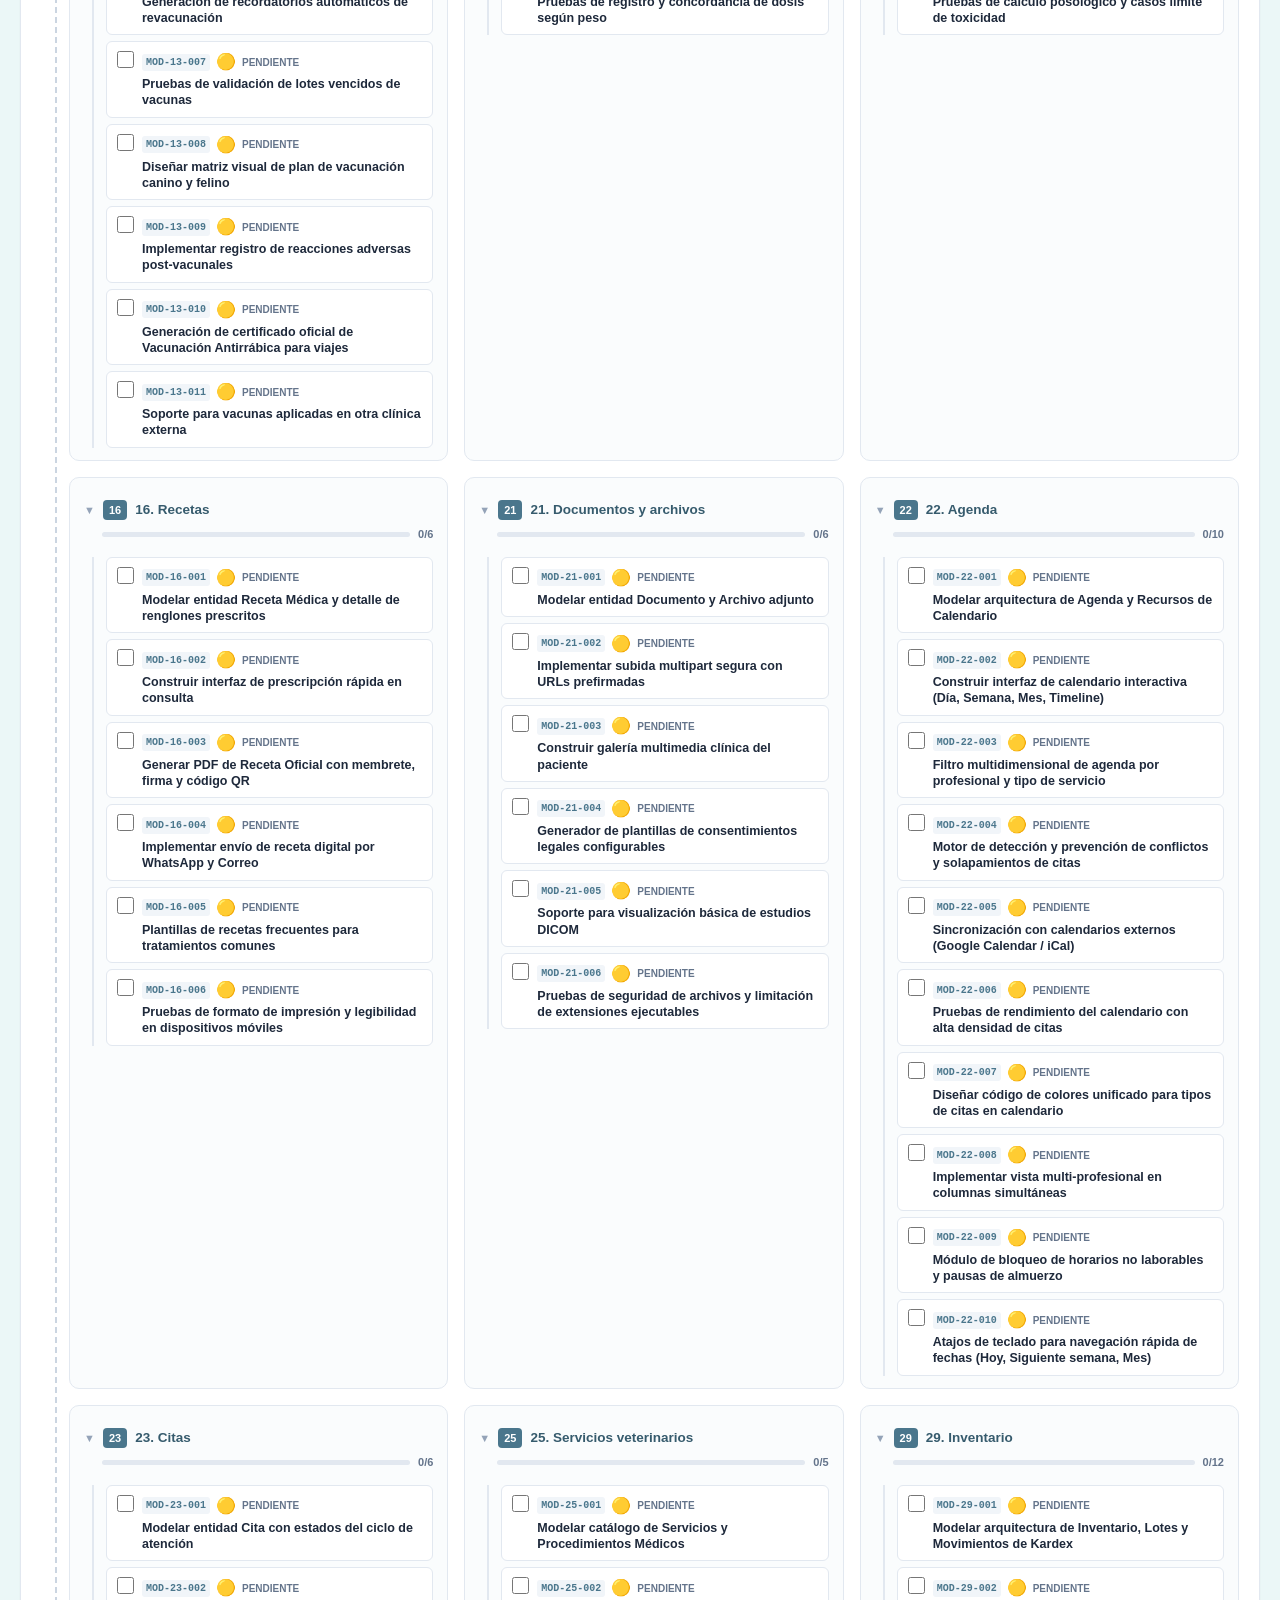
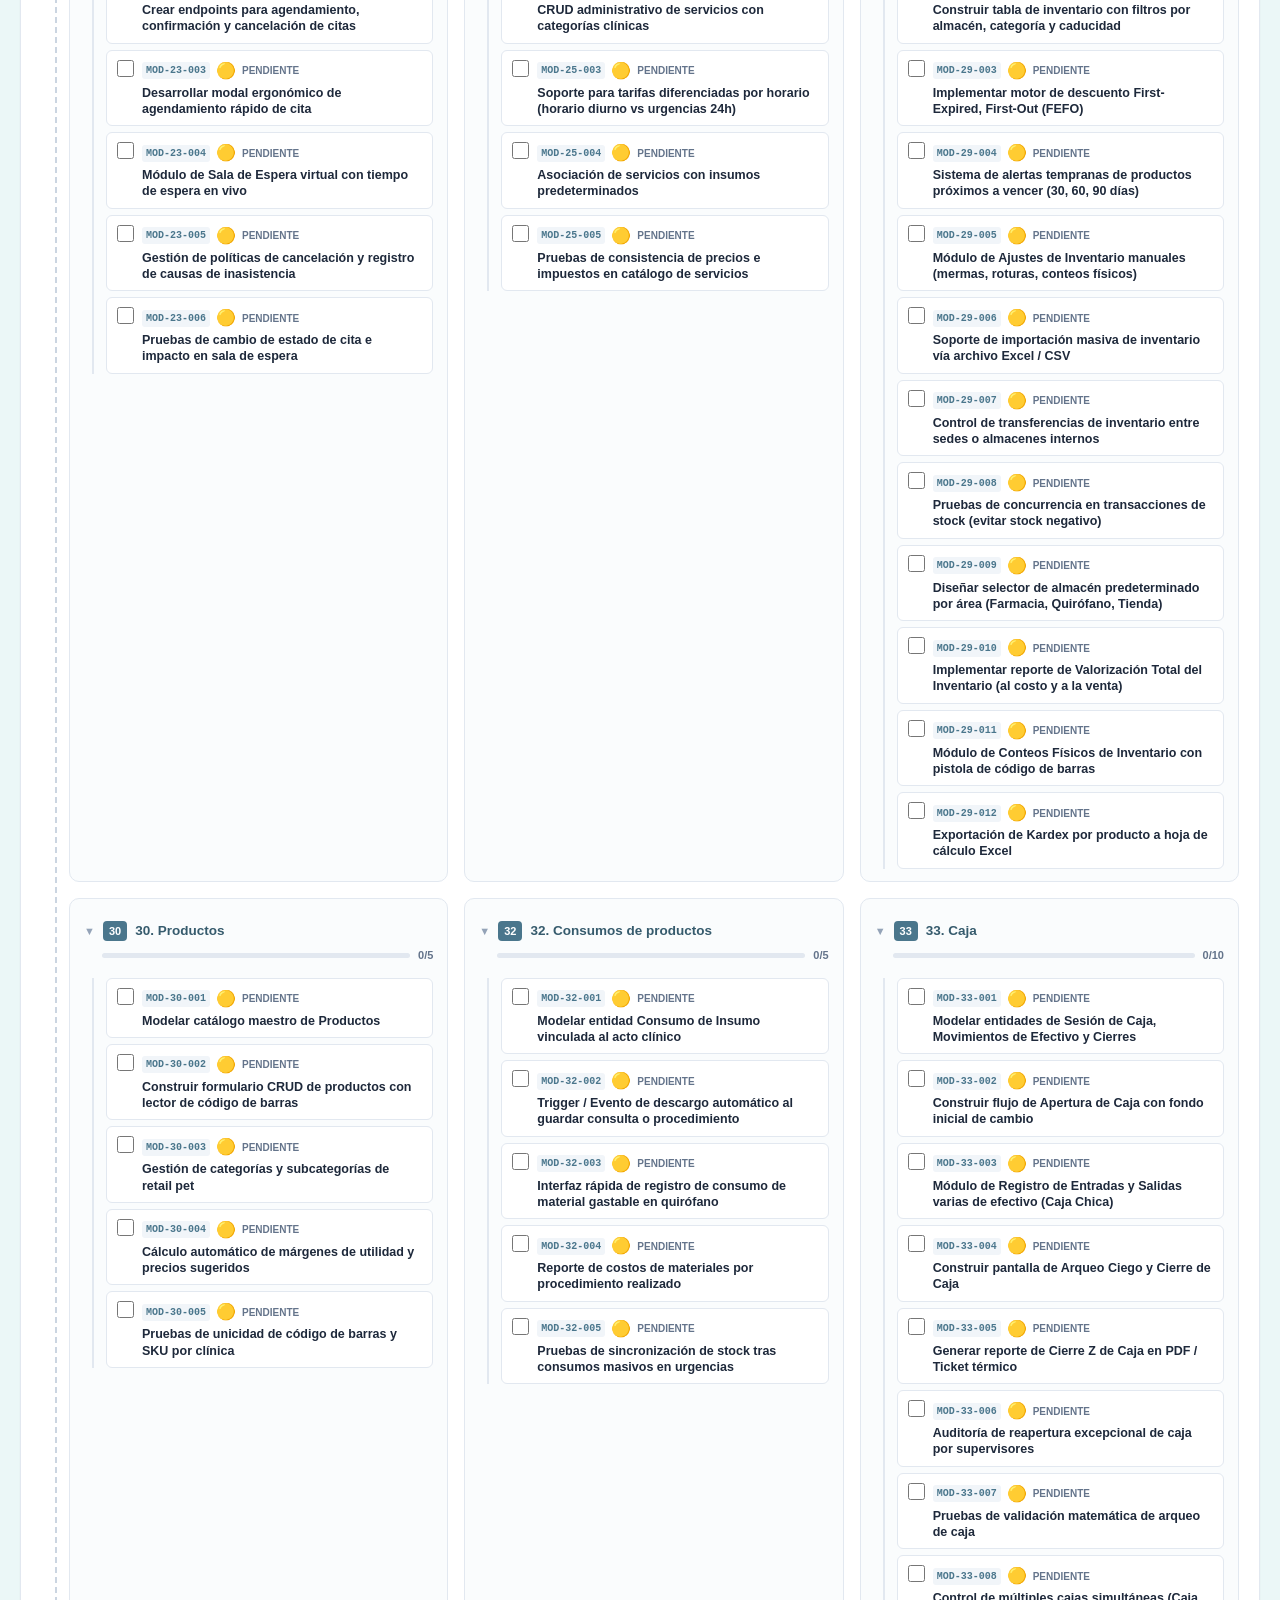
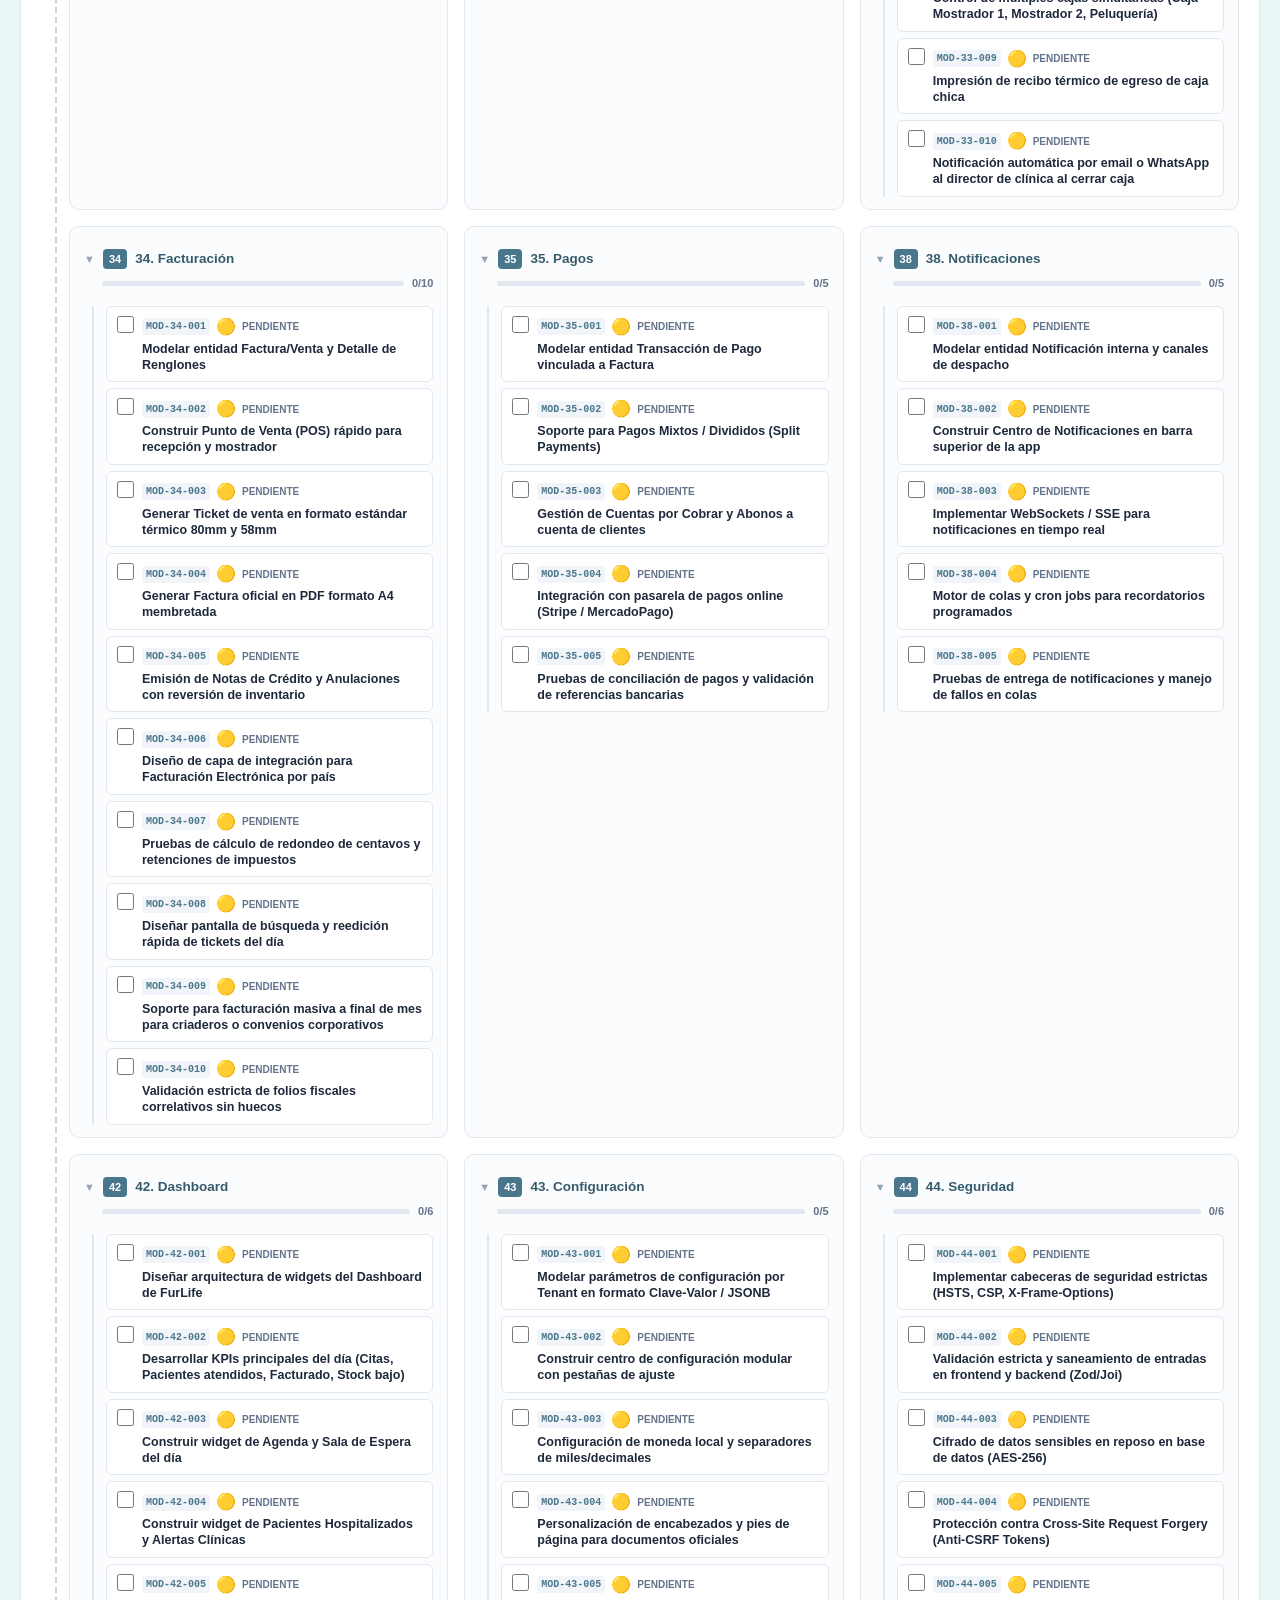
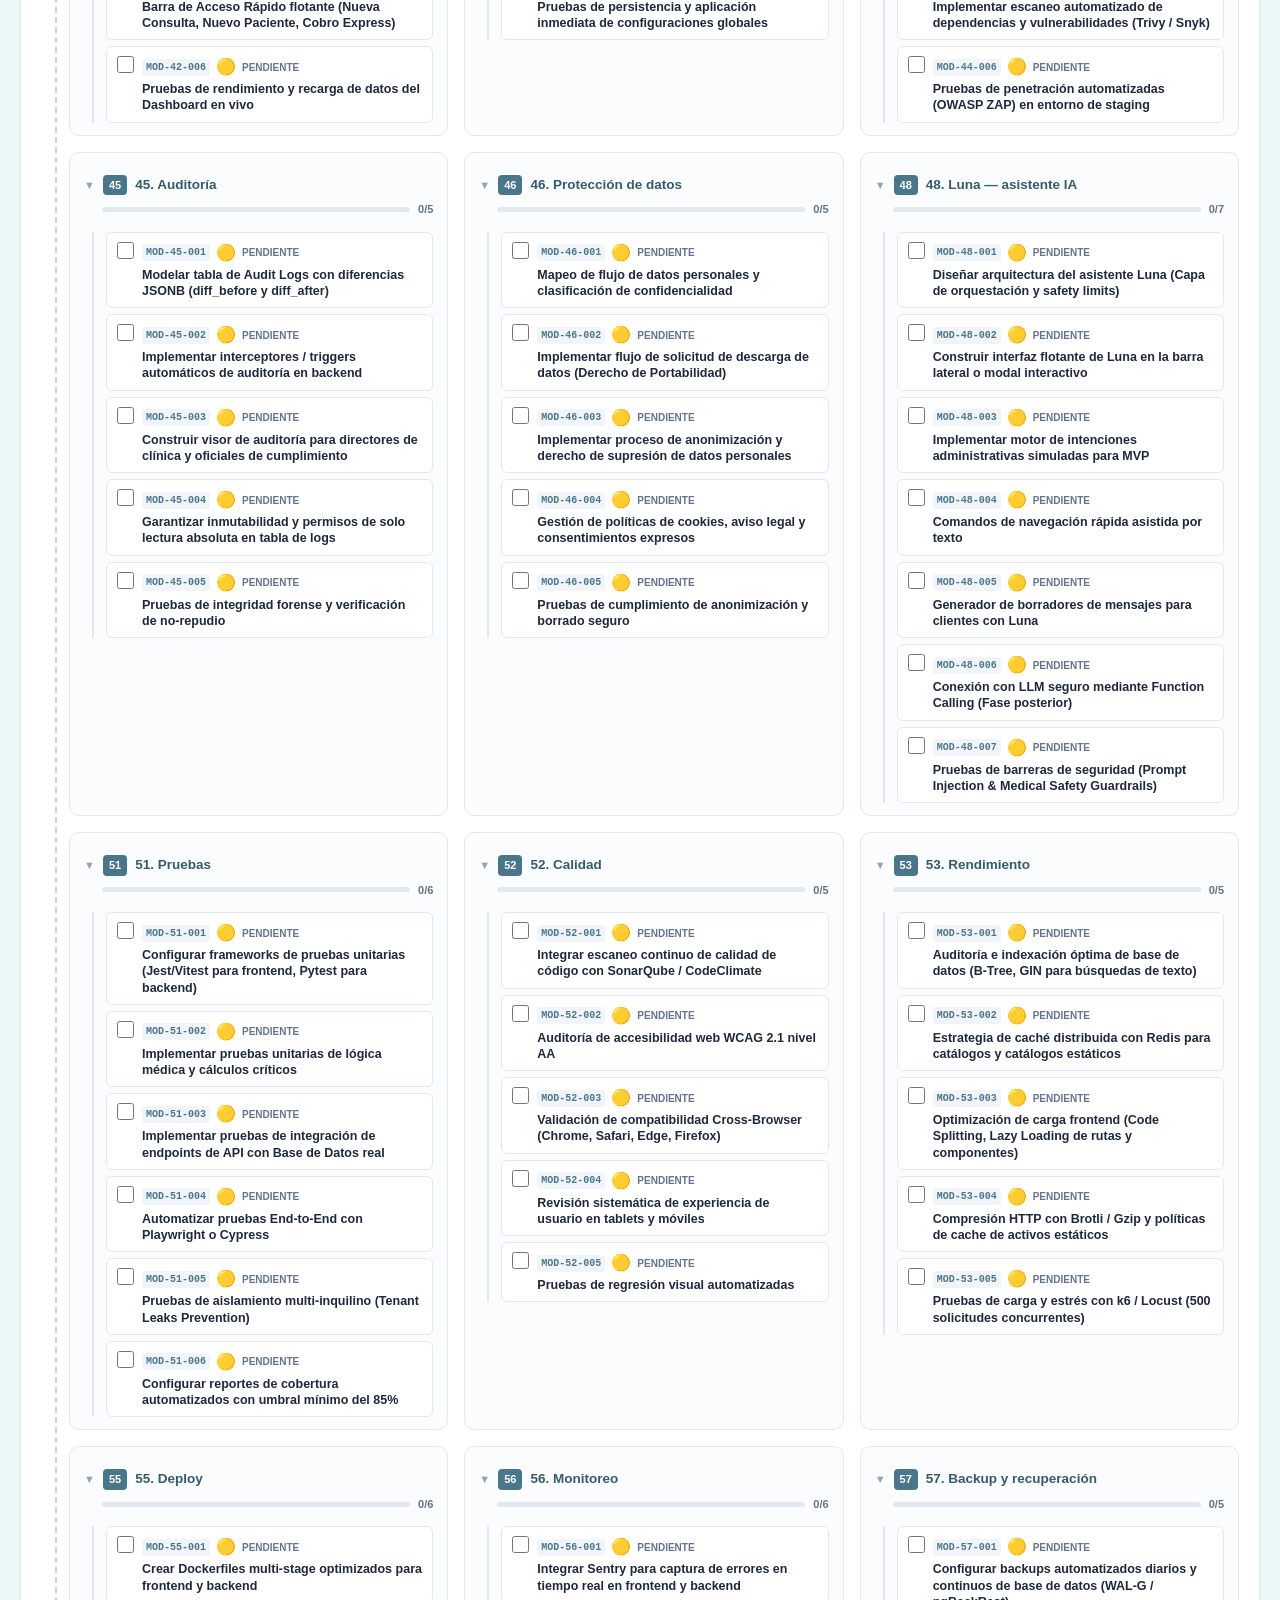
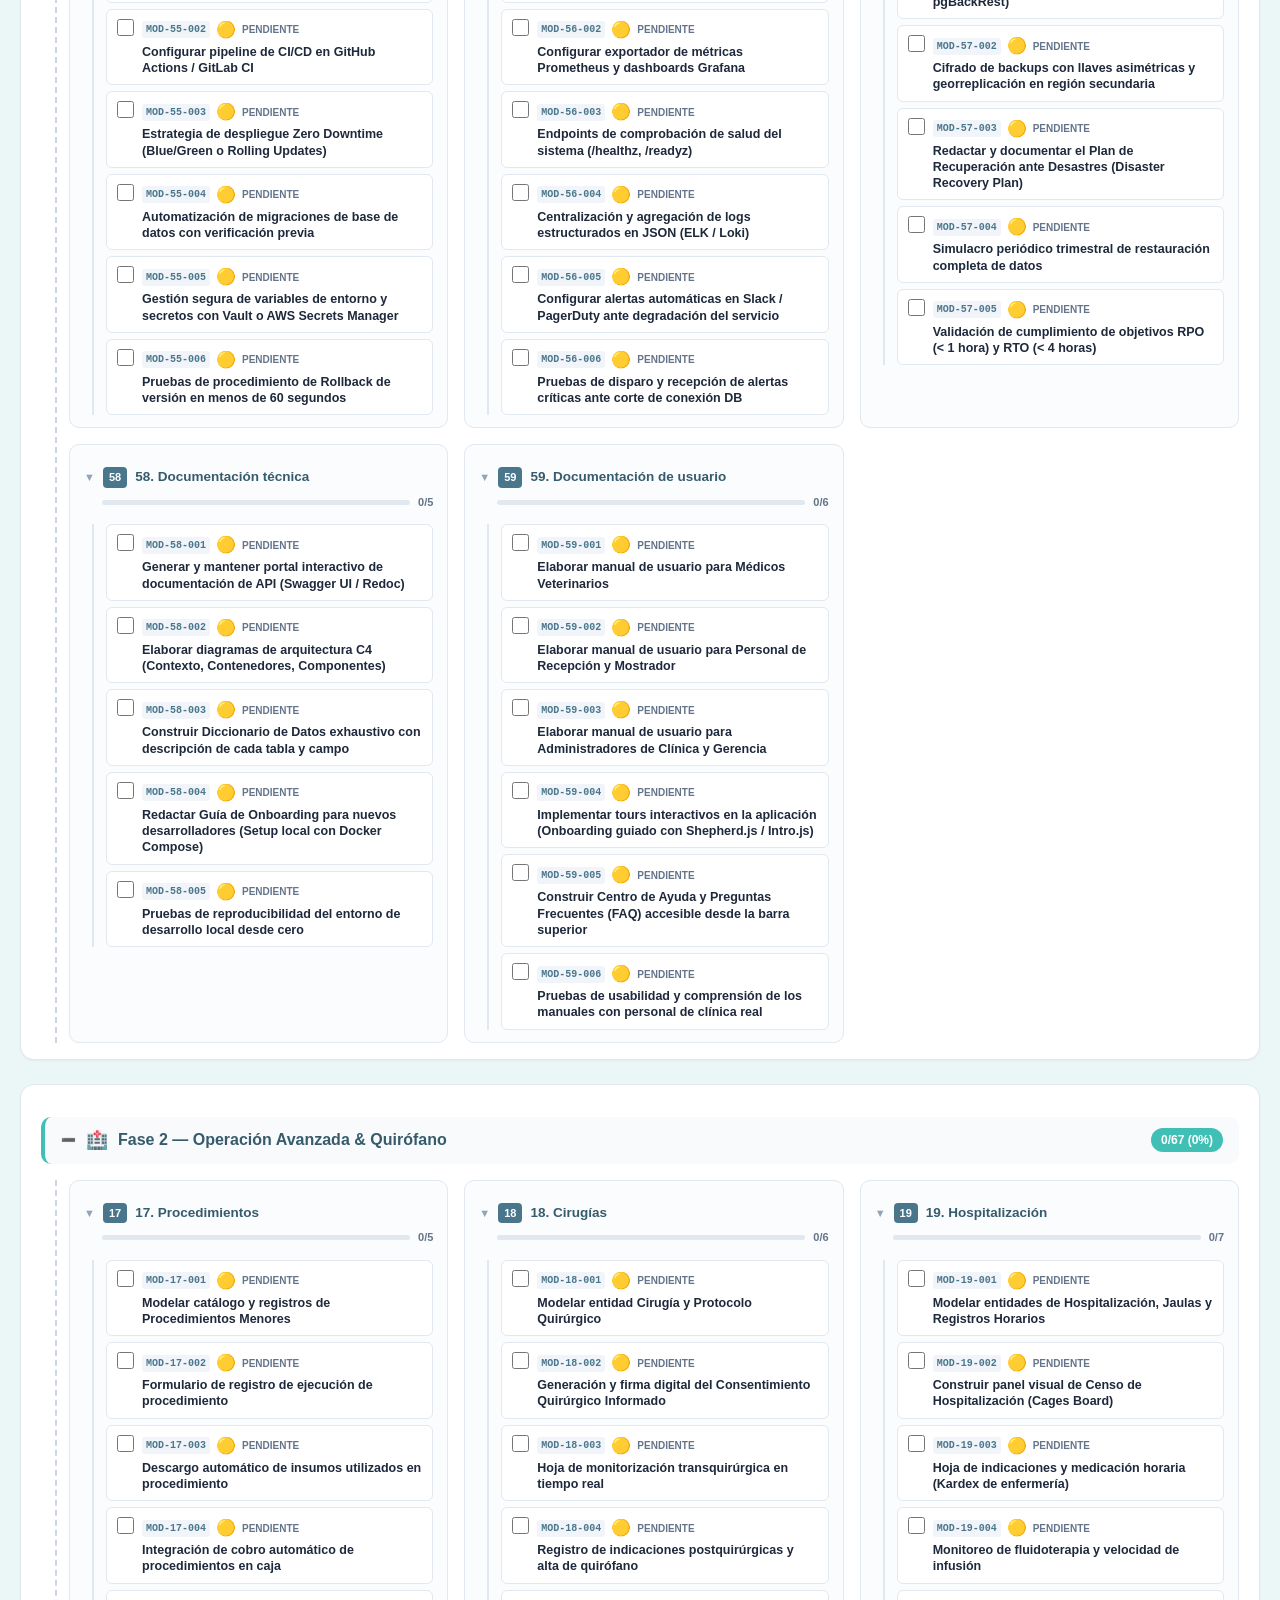
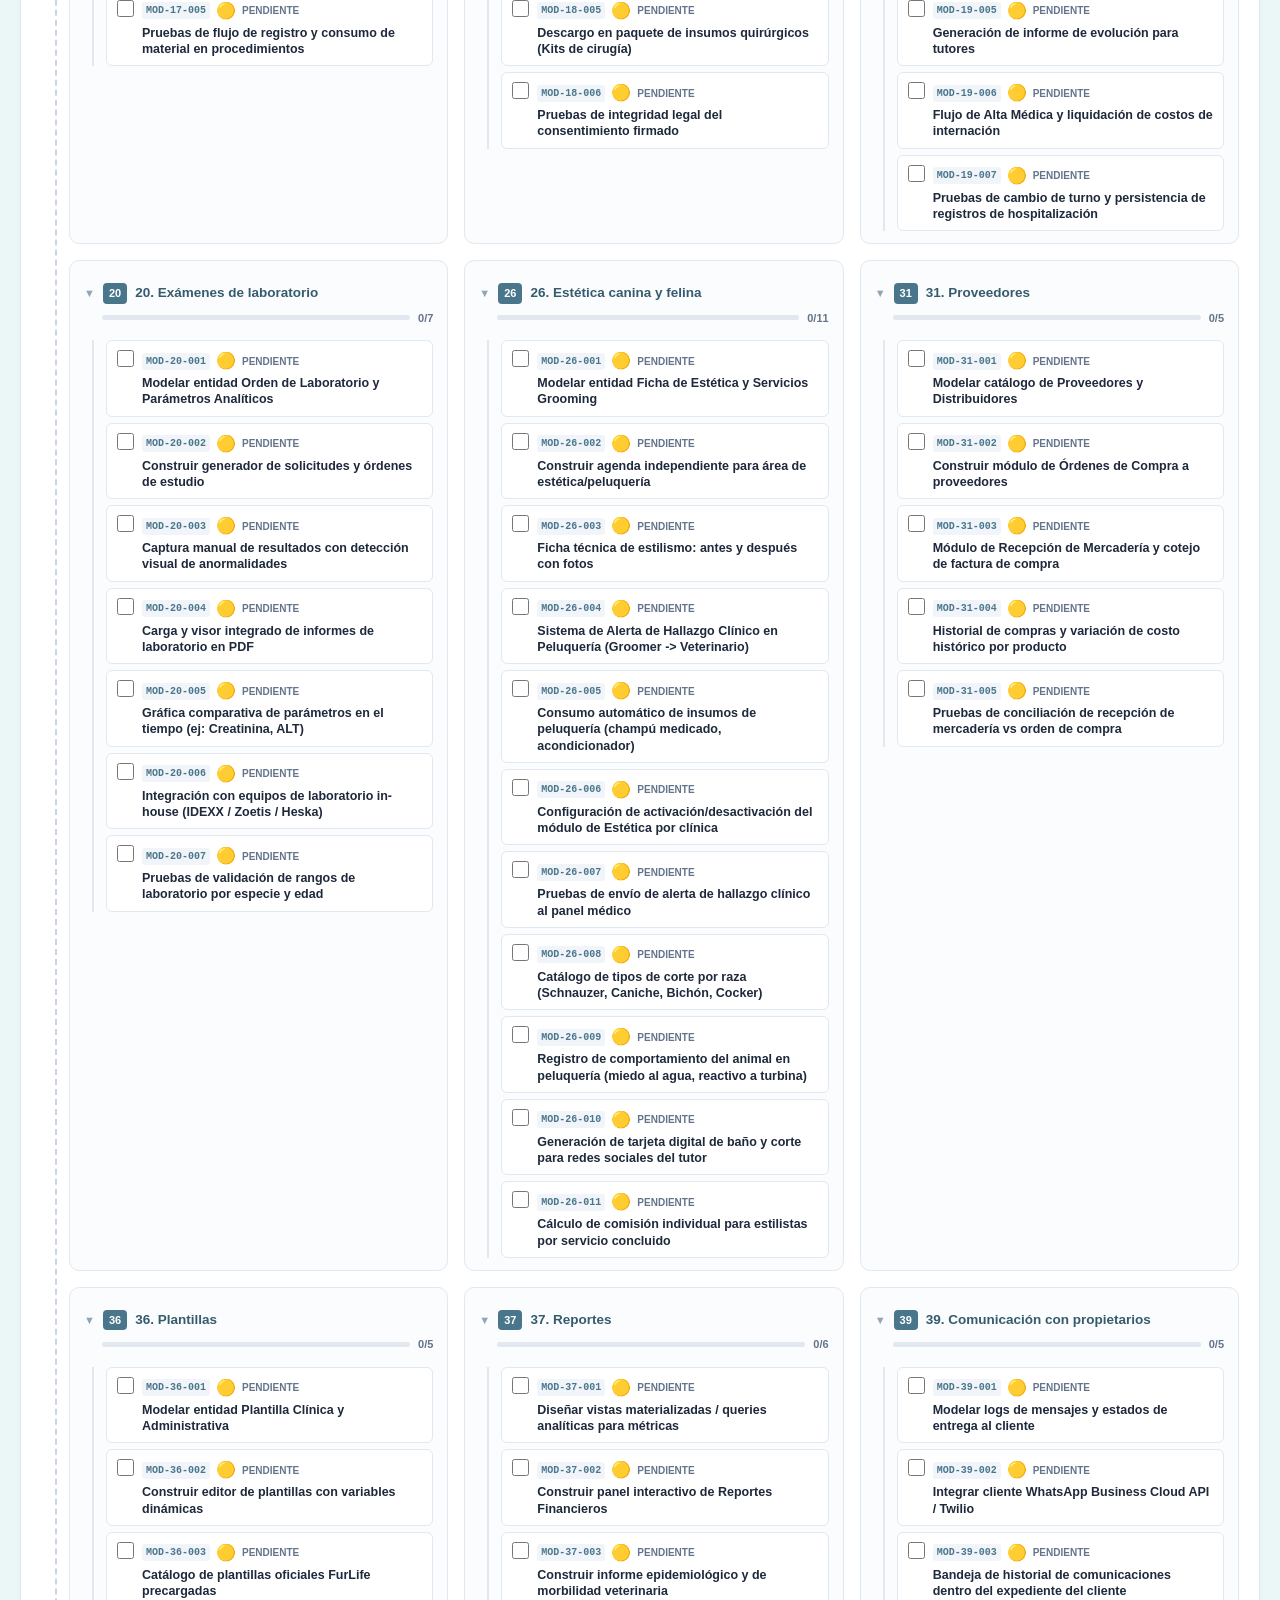
<file: index-mapa.html>
<!DOCTYPE html>
<html lang="es">
<head>
  <meta charset="UTF-8">
  <meta name="viewport" content="width=device-width, initial-scale=1.0">
  <title>FurLife — Mapa de Desarrollo (Mind Map Interactivo)</title>
  <meta name="description" content="Versión Mapa Mental Interactivo con ramas desplegables y checkboxes funcionales para FurLife">
  <link rel="stylesheet" href="css/styles.css">
  <link rel="icon" href="data:image/svg+xml,<svg xmlns=%22http://www.w3.org/2000/svg%22 viewBox=%220 0 100 100%22><text y=%22.9em%22 font-size=%2290%22>🌳</text></svg>">
  <style>
    /* Specific layout optimizations for index-mapa.html */
    body {
      background-color: #EBF7F7;
    }
    .mapa-header {
      background: linear-gradient(135deg, var(--fl-primary) 0%, var(--fl-primary-dark) 100%);
      color: var(--fl-white);
      border-radius: var(--radius-lg);
      padding: 18px 24px;
      box-shadow: var(--shadow-md);
      margin-bottom: 16px;
      display: flex;
      justify-content: space-between;
      align-items: center;
      flex-wrap: wrap;
      gap: 16px;
    }
    .mapa-header-left {
      display: flex;
      align-items: center;
      gap: 14px;
    }
    .mapa-header-right {
      display: flex;
      align-items: center;
      gap: 10px;
      flex-wrap: wrap;
    }
    .mapa-viewport-full {
      background: #F4FBFC;
      background-image: radial-gradient(#CBD5E1 1.2px, transparent 1.2px);
      background-size: 24px 24px;
      border: 1px solid var(--fl-border);
      border-radius: var(--radius-lg);
      min-height: calc(100vh - 240px);
      height: calc(100vh - 240px);
      overflow: auto;
      position: relative;
      padding: 30px 24px;
      box-shadow: inset 0 2px 6px rgba(0, 0, 0, 0.04);
    }
    .kpi-mini-bar {
      background: var(--fl-white);
      border: 1px solid var(--fl-border-light);
      border-radius: var(--radius-md);
      padding: 10px 16px;
      display: flex;
      align-items: center;
      justify-content: space-between;
      flex-wrap: wrap;
      gap: 12px;
      margin-bottom: 14px;
      box-shadow: var(--shadow-sm);
    }
    .kpi-mini-group {
      display: flex;
      align-items: center;
      gap: 16px;
      flex-wrap: wrap;
    }
    .kpi-mini-item {
      display: flex;
      align-items: center;
      gap: 6px;
      font-size: 13px;
      font-weight: 700;
      color: var(--fl-text-main);
    }
    .kpi-mini-badge {
      padding: 2px 8px;
      border-radius: var(--radius-full);
      font-size: 12px;
      font-weight: 800;
    }
    .kpi-badge-total { background: #E2E8F0; color: var(--fl-primary); }
    .kpi-badge-done { background: #DCFCE7; color: #166534; }
    .kpi-badge-pending { background: #F1F5F9; color: #475569; }
    .kpi-badge-dev { background: #DBEAFE; color: #1E40AF; }
    .kpi-badge-blocked { background: #FEE2E2; color: #991B1B; }
  </style>
</head>
<body>

  <div class="app-container" style="max-width: 100%; padding: 14px 20px;">

    <!-- ====================================================================
         HEADER: VERSIÓN MAPA MENTAL
         ==================================================================== -->
    <header class="mapa-header">
      <div class="mapa-header-left">
        <div class="brand-logo-badge" style="background-color: var(--fl-accent); color: var(--fl-primary-dark); font-size: 22px;">🌳</div>
        <div class="brand-title-group">
          <h1 style="font-size: 22px; font-weight: 800; display: flex; align-items: center; gap: 8px;">
            FURLIFE — Mapa de Desarrollo
          </h1>
          <div class="brand-subtitle" style="font-size: 12px; color: var(--fl-bg-light); opacity: 0.9;">
            Árbol de Ramas Interactivo con Despliegue Jerárquico y Checklists
          </div>
        </div>
      </div>

      <div class="mapa-header-right">
        <!-- Switch to Tabular Checklist -->
        <a href="index.html" class="header-btn btn-accent" style="text-decoration: none;" title="Cambiar a la vista de tabla / dashboard completo">
          <span>📋</span> Ver Modo Checklist (index.html)
        </a>
        <button class="header-btn" id="btn-export-json" title="Descargar estado en archivo JSON">
          <span>📥</span> Exportar JSON
        </button>
        <button class="header-btn" id="btn-import-json" title="Restaurar progreso desde un archivo JSON">
          <span>📤</span> Importar JSON
        </button>
        <button class="header-btn btn-danger-outline" id="btn-reset-progress" title="Reiniciar progreso a pendiente">
          <span>🔄</span> Reiniciar
        </button>
      </div>
    </header>

    <!-- ====================================================================
         KPI MINI BAR SUMMARY
         ==================================================================== -->
    <section class="kpi-mini-bar">
      <div class="kpi-mini-group">
        <div class="kpi-mini-item">
          <span>📊 Progreso General:</span>
          <span class="kpi-mini-badge" id="overall-percent-val" style="background: var(--fl-accent); color: var(--fl-primary-dark); font-size: 14px;">0%</span>
        </div>
        <div style="width: 140px; height: 8px; background: #E2E8F0; border-radius: 99px; overflow: hidden;">
          <div id="overall-progress-bar" style="height: 100%; width: 0%; background: linear-gradient(90deg, var(--fl-primary), var(--fl-accent));"></div>
        </div>
        <div class="kpi-mini-item">
          <span>Total:</span>
          <span class="kpi-mini-badge kpi-badge-total" id="kpi-total-val">0</span>
        </div>
        <div class="kpi-mini-item">
          <span>✅ Completadas:</span>
          <span class="kpi-mini-badge kpi-badge-done" id="kpi-completed-val">0</span>
        </div>
        <div class="kpi-mini-item">
          <span>⏳ Pendientes:</span>
          <span class="kpi-mini-badge kpi-badge-pending" id="kpi-pending-val">0</span>
        </div>
        <div class="kpi-mini-item">
          <span>🔵 En dev:</span>
          <span class="kpi-mini-badge kpi-badge-dev" id="kpi-dev-val">0</span>
        </div>
        <div class="kpi-mini-item">
          <span>🔴 Bloqueadas:</span>
          <span class="kpi-mini-badge kpi-badge-blocked" id="kpi-blocked-val">0</span>
        </div>
      </div>

      <div style="font-size: 12px; color: var(--fl-text-muted);" id="last-update-time">
        Cargando estado...
      </div>
    </section>

    <!-- ====================================================================
         MINDMAP CONTROLS TOOLBAR
         ==================================================================== -->
    <section class="mindmap-toolbar-card" style="margin-bottom: 12px;">
      <div class="mindmap-controls-left">
        <span style="font-size: 13px; font-weight: 700; color: var(--fl-primary);">Agrupar ramas por:</span>
        <div class="map-btn-group">
          <button class="map-toggle-btn active" id="map-group-phase">⚡ Fases (Roadmap)</button>
          <button class="map-toggle-btn" id="map-group-domain">🩺 Dominios Clínicos</button>
        </div>

        <label style="display: inline-flex; align-items: center; gap: 6px; font-size: 12.5px; font-weight: 600; color: var(--fl-text-main); cursor: pointer; margin-left: 8px;">
          <input type="checkbox" id="map-filter-pending" />
          <span>Solo tareas pendientes</span>
        </label>
      </div>

      <div class="mindmap-controls-right">
        <!-- Live Map Search -->
        <input type="text" id="map-search-input" class="search-input" style="padding: 6px 12px; width: 220px; font-size: 12px;" placeholder="Buscar en ramas del mapa..." />
        
        <!-- Zoom Controls -->
        <div class="map-btn-group">
          <button class="map-tool-btn" id="map-zoom-out" title="Alejar zoom" style="font-size: 14px; font-weight: 800;">−</button>
          <span id="map-zoom-label" style="font-size: 12px; font-weight: 700; padding: 6px 8px; background: #fff; min-width: 45px; text-align: center;">100%</span>
          <button class="map-tool-btn" id="map-zoom-in" title="Acercar zoom" style="font-size: 14px; font-weight: 800;">+</button>
          <button class="map-tool-btn" id="map-zoom-reset" title="Restablecer zoom a 100%">↺</button>
        </div>

        <!-- Expansion Controls -->
        <button class="map-tool-btn" id="map-expand-all" title="Desplegar todas las ramas y módulos">
          <span>📂</span> Desplegar todo
        </button>
        <button class="map-tool-btn" id="map-collapse-all" title="Colapsar a nivel principal">
          <span>📁</span> Colapsar ramas
        </button>
        <button class="map-tool-btn" id="map-fullscreen-btn" title="Activar pantalla completa">
          <span>⛶</span> Pantalla Completa
        </button>
      </div>
    </section>

    <!-- ====================================================================
         MINDMAP INTERACTIVE TREE VIEWPORT
         ==================================================================== -->
    <main class="mindmap-viewport-full" id="mindmap-viewport">
      <div id="mindmap-canvas">
        <!-- Rendered dynamically by js/mindmap.js -->
      </div>
    </main>

    <!-- Hidden elements required for shared app.js logic -->
    <div style="display: none;">
      <div id="view-modules"></div>
      <div id="view-processes"></div>
      <div id="view-architecture"></div>
      <div id="view-datamodels"></div>
      <div id="view-roadmap"></div>
      <div id="view-luna"></div>
      <span id="kpi-qa-val">0</span>
      <span id="kpi-mvp-val">0%</span>
    </div>

    <!-- ====================================================================
         MODALS
         ==================================================================== -->
    <!-- Task Notes Modal -->
    <div class="modal-overlay" id="modal-notes">
      <div class="modal-card-window">
        <div class="modal-header">
          <h3 id="modal-task-title">Notas de la Tarea</h3>
          <button class="modal-close-btn" onclick="window.furLifeApp.closeModal('modal-notes')">&times;</button>
        </div>
        <div class="modal-body">
          <div id="modal-task-meta" style="font-size: 12.5px; color: var(--fl-text-muted);"></div>
          <label style="font-size: 13px; font-weight: 700; color: var(--fl-primary);">Observaciones técnicas / Notas de desarrollo:</label>
          <textarea id="task-notes-textarea" class="notes-textarea" placeholder="Escribe notas, dudas de implementación, nombres de ramas de Git, PRs o consideraciones técnicas..."></textarea>
        </div>
        <div class="modal-footer">
          <button class="btn-secondary" onclick="window.furLifeApp.closeModal('modal-notes')">Cancelar</button>
          <button class="btn-primary" onclick="window.furLifeApp.saveTaskNotes()">Guardar Notas</button>
        </div>
      </div>
    </div>

    <!-- Reset Progress Modal -->
    <div class="modal-overlay" id="modal-reset">
      <div class="modal-card-window">
        <div class="modal-header" style="background-color: #DC2626;">
          <h3>⚠️ Confirmar Reinicio de Progreso</h3>
          <button class="modal-close-btn" onclick="window.furLifeApp.closeModal('modal-reset')">&times;</button>
        </div>
        <div class="modal-body">
          <p style="font-size: 14px; color: #334155; line-height: 1.5;">
            ¿Estás seguro de que deseas reiniciar todo el progreso de FurLife?
          </p>
          <p style="font-size: 13px; color: #DC2626; background: #FEF2F2; padding: 10px; border-radius: 6px; border-left: 4px solid #DC2626;">
            Esta acción restablecerá todas las tareas al estado <strong>☐ Pendiente</strong> en este navegador.
          </p>
        </div>
        <div class="modal-footer">
          <button class="btn-secondary" onclick="window.furLifeApp.closeModal('modal-reset')">Cancelar</button>
          <button class="btn-danger" onclick="window.furLifeApp.confirmResetProgress()">Sí, Reiniciar Todo</button>
        </div>
      </div>
    </div>

    <!-- Import JSON Modal -->
    <div class="modal-overlay" id="modal-import">
      <div class="modal-card-window">
        <div class="modal-header">
          <h3>📥 Importar Checklist desde JSON</h3>
          <button class="modal-close-btn" onclick="window.furLifeApp.closeModal('modal-import')">&times;</button>
        </div>
        <div class="modal-body">
          <p style="font-size: 13px; color: var(--fl-text-muted);">
            Selecciona un archivo <code>.json</code> exportado o pega el contenido JSON a continuación:
          </p>
          <input type="file" accept=".json" onchange="window.furLifeApp.handleFileImport(event)" style="font-size: 13px; margin-bottom: 8px;" />
          <textarea id="json-import-textarea" class="notes-textarea" placeholder="Pega aquí el contenido JSON del respaldo..."></textarea>
        </div>
        <div class="modal-footer">
          <button class="btn-secondary" onclick="window.furLifeApp.closeModal('modal-import')">Cancelar</button>
          <button class="btn-primary" onclick="window.furLifeApp.executeImportJson()">Restaurar Progreso</button>
        </div>
      </div>
    </div>

    <!-- Toast Notifications Container -->
    <div class="toast-container" id="toast-container"></div>

  </div>

  <!-- Scripts -->
  <script src="js/data-modules.js"></script>
  <script src="js/data-processes.js"></script>
  <script src="js/data-architecture.js"></script>
  <script src="js/app.js"></script>
  <script src="js/mindmap.js"></script>

</body>
</html>
</file>
<file: css/styles.css>
/* ==========================================================================
   FurLife Veterinary Development Control Center - Master Stylesheet
   Palette:
     - Azul principal: #365B6D
     - Turquesa/acento: #40BFB4
     - Fondo claro: #E3F7F7
     - Blanco: #FFFFFF
   ========================================================================== */

:root {
  /* Brand Colors */
  --fl-primary: #365B6D;
  --fl-primary-dark: #274350;
  --fl-primary-light: #4A768C;
  --fl-accent: #40BFB4;
  --fl-accent-dark: #329D94;
  --fl-accent-light: #52D4C8;
  --fl-bg-light: #E3F7F7;
  --fl-bg-soft: #F4FBFC;
  --fl-white: #FFFFFF;

  /* Neutrals & Text */
  --fl-text-main: #1E293B;
  --fl-text-muted: #64748B;
  --fl-text-light: #94A3B8;
  --fl-border: #CBD5E1;
  --fl-border-light: #E2E8F0;
  --fl-card-bg: #FFFFFF;

  /* State Colors */
  --status-pending-bg: #F1F5F9;
  --status-pending-text: #475569;
  --status-pending-border: #CBD5E1;

  --status-dev-bg: #EFF6FF;
  --status-dev-text: #1D4ED8;
  --status-dev-border: #93C5FD;

  --status-qa-bg: #FFFBEB;
  --status-qa-text: #B45309;
  --status-qa-border: #FCD34D;

  --status-completed-bg: #ECFDF5;
  --status-completed-text: #047857;
  --status-completed-border: #6EE7B7;

  --status-blocked-bg: #FEF2F2;
  --status-blocked-text: #B91C1C;
  --status-blocked-border: #FCA5A5;

  /* Priority Colors */
  --prio-critica: #DC2626;
  --prio-alta: #EA580C;
  --prio-media: #D97706;
  --prio-baja: #0D9488;

  /* Shadows & Radii */
  --shadow-sm: 0 1px 2px 0 rgba(0, 0, 0, 0.05);
  --shadow-md: 0 4px 6px -1px rgba(0, 0, 0, 0.08), 0 2px 4px -1px rgba(0, 0, 0, 0.04);
  --shadow-lg: 0 10px 15px -3px rgba(54, 91, 109, 0.1), 0 4px 6px -2px rgba(54, 91, 109, 0.05);
  --radius-sm: 6px;
  --radius-md: 10px;
  --radius-lg: 14px;
  --radius-full: 9999px;

  /* Transitions */
  --transition-fast: 0.15s ease;
  --transition-normal: 0.25s ease;
}

/* Base reset */
*, *::before, *::after {
  box-sizing: border-box;
  margin: 0;
  padding: 0;
}

body {
  font-family: -apple-system, BlinkMacSystemFont, "Segoe UI", Roboto, "Helvetica Neue", Arial, sans-serif;
  background-color: var(--fl-bg-light);
  color: var(--fl-text-main);
  line-height: 1.5;
  -webkit-font-smoothing: antialiased;
  min-height: 100vh;
}

/* Container */
.app-container {
  max-width: 1440px;
  margin: 0 auto;
  padding: 20px 24px 80px 24px;
}

/* ==========================================================================
   HEADER & NAVBAR
   ========================================================================== */
.main-header {
  background: linear-gradient(135deg, var(--fl-primary) 0%, var(--fl-primary-dark) 100%);
  color: var(--fl-white);
  border-radius: var(--radius-lg);
  padding: 24px 32px;
  box-shadow: var(--shadow-lg);
  margin-bottom: 24px;
  display: flex;
  flex-direction: column;
  gap: 20px;
  position: relative;
  overflow: hidden;
}

.main-header::after {
  content: "";
  position: absolute;
  top: -40px;
  right: -40px;
  width: 200px;
  height: 200px;
  background: radial-gradient(circle, rgba(64, 191, 180, 0.25) 0%, rgba(255,255,255,0) 70%);
  border-radius: 50%;
  pointer-events: none;
}

.header-top {
  display: flex;
  justify-content: space-between;
  align-items: center;
  flex-wrap: wrap;
  gap: 16px;
}

.brand-section {
  display: flex;
  align-items: center;
  gap: 16px;
}

.brand-logo-badge {
  background-color: var(--fl-accent);
  color: var(--fl-primary-dark);
  font-weight: 900;
  font-size: 24px;
  width: 52px;
  height: 52px;
  border-radius: 14px;
  display: flex;
  align-items: center;
  justify-content: center;
  box-shadow: 0 4px 10px rgba(64, 191, 180, 0.4);
}

.brand-title-group h1 {
  font-size: 24px;
  font-weight: 800;
  letter-spacing: -0.5px;
  display: flex;
  align-items: center;
  gap: 10px;
}

.brand-subtitle {
  font-size: 13px;
  color: var(--fl-bg-light);
  font-weight: 500;
  opacity: 0.9;
  letter-spacing: 0.5px;
  text-transform: uppercase;
}

.header-actions {
  display: flex;
  align-items: center;
  gap: 10px;
  flex-wrap: wrap;
}

.header-btn {
  background: rgba(255, 255, 255, 0.12);
  color: var(--fl-white);
  border: 1px solid rgba(255, 255, 255, 0.25);
  padding: 8px 14px;
  border-radius: var(--radius-sm);
  font-size: 13px;
  font-weight: 600;
  cursor: pointer;
  display: inline-flex;
  align-items: center;
  gap: 6px;
  transition: var(--transition-fast);
}

.header-btn:hover {
  background: rgba(255, 255, 255, 0.22);
  transform: translateY(-1px);
}

.header-btn.btn-accent {
  background: var(--fl-accent);
  color: var(--fl-primary-dark);
  border-color: var(--fl-accent);
}

.header-btn.btn-accent:hover {
  background: var(--fl-accent-light);
}

.header-btn.btn-danger-outline {
  border-color: rgba(239, 68, 68, 0.5);
  color: #FCA5A5;
}

.header-btn.btn-danger-outline:hover {
  background: rgba(239, 68, 68, 0.2);
}

.last-update-indicator {
  font-size: 12px;
  color: rgba(255, 255, 255, 0.7);
  display: flex;
  align-items: center;
  gap: 6px;
}

/* ==========================================================================
   KPI DASHBOARD CARDS
   ========================================================================== */
.kpi-grid {
  display: grid;
  grid-template-columns: repeat(auto-fit, minmax(180px, 1fr));
  gap: 16px;
  margin-bottom: 24px;
}

.kpi-card {
  background: var(--fl-white);
  border: 1px solid var(--fl-border-light);
  border-radius: var(--radius-md);
  padding: 16px 18px;
  box-shadow: var(--shadow-sm);
  display: flex;
  flex-direction: column;
  justify-content: space-between;
  position: relative;
  overflow: hidden;
  transition: transform var(--transition-fast), box-shadow var(--transition-fast);
}

.kpi-card:hover {
  transform: translateY(-2px);
  box-shadow: var(--shadow-md);
}

.kpi-card-header {
  display: flex;
  justify-content: space-between;
  align-items: center;
  margin-bottom: 8px;
}

.kpi-title {
  font-size: 12px;
  font-weight: 700;
  text-transform: uppercase;
  letter-spacing: 0.5px;
  color: var(--fl-text-muted);
}

.kpi-icon {
  font-size: 16px;
}

.kpi-value {
  font-size: 28px;
  font-weight: 800;
  color: var(--fl-primary);
  line-height: 1.1;
}

.kpi-subtext {
  font-size: 12px;
  color: var(--fl-text-muted);
  margin-top: 4px;
}

.kpi-progress-bar-bg {
  height: 6px;
  background-color: var(--fl-border-light);
  border-radius: var(--radius-full);
  margin-top: 10px;
  overflow: hidden;
}

.kpi-progress-bar-fill {
  height: 100%;
  background-color: var(--fl-accent);
  border-radius: var(--radius-full);
  transition: width 0.4s ease;
}

/* Specific Card Themes */
.card-total .kpi-value { color: var(--fl-primary); }
.card-completed .kpi-value { color: #059669; }
.card-completed .kpi-progress-bar-fill { background-color: #10B981; }
.card-pending .kpi-value { color: #64748B; }
.card-dev .kpi-value { color: #2563EB; }
.card-qa .kpi-value { color: #D97706; }
.card-blocked .kpi-value { color: #DC2626; }
.card-mvp {
  background: linear-gradient(135deg, #F0FDF4 0%, #FFFFFF 100%);
  border-color: #A7F3D0;
}
.card-mvp .kpi-value { color: #047857; }

/* Overall Progress Big Bar */
.overall-progress-card {
  background: var(--fl-white);
  border: 1px solid var(--fl-border-light);
  border-radius: var(--radius-md);
  padding: 18px 24px;
  margin-bottom: 24px;
  box-shadow: var(--shadow-sm);
  display: flex;
  flex-direction: column;
  gap: 10px;
}

.overall-progress-header {
  display: flex;
  justify-content: space-between;
  align-items: center;
  flex-wrap: wrap;
  gap: 8px;
}

.overall-progress-title {
  font-size: 15px;
  font-weight: 700;
  color: var(--fl-primary);
  display: flex;
  align-items: center;
  gap: 8px;
}

.overall-progress-percent {
  font-size: 20px;
  font-weight: 800;
  color: var(--fl-accent-dark);
}

.progress-track {
  height: 12px;
  background-color: #E2E8F0;
  border-radius: var(--radius-full);
  overflow: hidden;
  position: relative;
}

.progress-fill-general {
  height: 100%;
  background: linear-gradient(90deg, var(--fl-primary) 0%, var(--fl-accent) 100%);
  border-radius: var(--radius-full);
  transition: width 0.4s ease-out;
}

/* ==========================================================================
   NAVIGATION TABS & CONTROLS
   ========================================================================== */
.view-navigation-bar {
  display: flex;
  gap: 8px;
  margin-bottom: 20px;
  overflow-x: auto;
  padding-bottom: 4px;
  border-bottom: 2px solid var(--fl-border-light);
}

.nav-tab-btn {
  background: transparent;
  border: none;
  border-bottom: 3px solid transparent;
  padding: 10px 18px;
  font-size: 14px;
  font-weight: 700;
  color: var(--fl-text-muted);
  cursor: pointer;
  display: inline-flex;
  align-items: center;
  gap: 8px;
  white-space: nowrap;
  transition: var(--transition-fast);
  border-radius: var(--radius-sm) var(--radius-sm) 0 0;
}

.nav-tab-btn:hover {
  color: var(--fl-primary);
  background: rgba(255, 255, 255, 0.6);
}

.nav-tab-btn.active {
  color: var(--fl-primary);
  border-bottom-color: var(--fl-accent);
  background: var(--fl-white);
  box-shadow: 0 -2px 4px rgba(0,0,0,0.02);
}

.nav-badge {
  background-color: #E2E8F0;
  color: var(--fl-text-main);
  font-size: 11px;
  font-weight: 700;
  padding: 2px 7px;
  border-radius: var(--radius-full);
}

.nav-tab-btn.active .nav-badge {
  background-color: var(--fl-accent);
  color: var(--fl-primary-dark);
}

/* Filter Toolbar */
.filter-toolbar {
  background: var(--fl-white);
  border: 1px solid var(--fl-border-light);
  border-radius: var(--radius-md);
  padding: 16px 20px;
  margin-bottom: 24px;
  box-shadow: var(--shadow-sm);
  display: flex;
  flex-direction: column;
  gap: 14px;
}

.filter-row-primary {
  display: flex;
  gap: 12px;
  flex-wrap: wrap;
  align-items: center;
}

.search-box-wrapper {
  flex: 2;
  min-width: 240px;
  position: relative;
}

.search-input {
  width: 100%;
  padding: 10px 14px 10px 38px;
  border: 1px solid var(--fl-border);
  border-radius: var(--radius-sm);
  font-size: 14px;
  outline: none;
  background-color: #F8FAFC;
  transition: var(--transition-fast);
}

.search-input:focus {
  border-color: var(--fl-accent);
  background-color: var(--fl-white);
  box-shadow: 0 0 0 3px rgba(64, 191, 180, 0.2);
}

.search-icon-inside {
  position: absolute;
  left: 12px;
  top: 50%;
  transform: translateY(-50%);
  color: var(--fl-text-light);
  pointer-events: none;
  font-size: 14px;
}

.filter-select {
  flex: 1;
  min-width: 150px;
  padding: 10px 12px;
  border: 1px solid var(--fl-border);
  border-radius: var(--radius-sm);
  font-size: 13px;
  font-weight: 500;
  color: var(--fl-text-main);
  background-color: #F8FAFC;
  outline: none;
  cursor: pointer;
  transition: var(--transition-fast);
}

.filter-select:focus {
  border-color: var(--fl-accent);
  background-color: var(--fl-white);
}

.filter-chips-row {
  display: flex;
  gap: 8px;
  flex-wrap: wrap;
  align-items: center;
  padding-top: 6px;
  border-top: 1px dashed var(--fl-border-light);
}

.filter-chips-label {
  font-size: 12px;
  font-weight: 700;
  color: var(--fl-text-muted);
  margin-right: 4px;
}

.filter-chip {
  background: #F1F5F9;
  border: 1px solid var(--fl-border-light);
  color: var(--fl-text-muted);
  font-size: 12px;
  font-weight: 600;
  padding: 4px 10px;
  border-radius: var(--radius-full);
  cursor: pointer;
  transition: var(--transition-fast);
}

.filter-chip:hover {
  background: #E2E8F0;
  color: var(--fl-text-main);
}

.filter-chip.active {
  background: var(--fl-primary);
  border-color: var(--fl-primary);
  color: var(--fl-white);
}

.toolbar-extra-actions {
  margin-left: auto;
  display: flex;
  gap: 8px;
}

.action-link-btn {
  background: none;
  border: none;
  color: var(--fl-primary-light);
  font-size: 12px;
  font-weight: 600;
  cursor: pointer;
  text-decoration: underline;
  padding: 4px 6px;
}

.action-link-btn:hover {
  color: var(--fl-primary);
}

/* ==========================================================================
   MODULE ACCORDION & TASK LISTS
   ========================================================================== */
.modules-container {
  display: flex;
  flex-direction: column;
  gap: 16px;
}

.module-card {
  background: var(--fl-white);
  border: 1px solid var(--fl-border-light);
  border-radius: var(--radius-md);
  box-shadow: var(--shadow-sm);
  overflow: hidden;
  transition: border-color var(--transition-fast), box-shadow var(--transition-fast);
}

.module-card:hover {
  border-color: #B2D8D8;
  box-shadow: var(--shadow-md);
}

.module-header {
  padding: 16px 20px;
  background-color: var(--fl-white);
  cursor: pointer;
  display: flex;
  align-items: center;
  justify-content: space-between;
  gap: 16px;
  user-select: none;
  transition: background-color var(--transition-fast);
}

.module-header:hover {
  background-color: #FAFCFC;
}

.module-header-left {
  display: flex;
  align-items: center;
  gap: 14px;
  flex: 1;
}

.module-chevron {
  font-size: 14px;
  color: var(--fl-text-light);
  transition: transform var(--transition-normal);
}

.module-card.expanded .module-chevron {
  transform: rotate(90deg);
  color: var(--fl-accent-dark);
}

.module-num-badge {
  background-color: var(--fl-primary);
  color: var(--fl-white);
  font-weight: 800;
  font-size: 12px;
  padding: 4px 8px;
  border-radius: 6px;
  min-width: 32px;
  text-align: center;
}

.module-info-group {
  display: flex;
  flex-direction: column;
  gap: 2px;
}

.module-title-row {
  display: flex;
  align-items: center;
  gap: 10px;
  flex-wrap: wrap;
}

.module-title {
  font-size: 16px;
  font-weight: 700;
  color: var(--fl-primary);
}

.badge-phase {
  font-size: 11px;
  font-weight: 700;
  padding: 2px 7px;
  border-radius: 4px;
  letter-spacing: 0.3px;
}

.phase-mvp { background-color: #E0F2FE; color: #0369A1; }
.phase-fase2 { background-color: #CCFBF1; color: #0F766E; }
.phase-fase3 { background-color: #FEF3C7; color: #B45309; }
.phase-fase4 { background-color: #F3E8FF; color: #7E22CE; }

.module-desc {
  font-size: 13px;
  color: var(--fl-text-muted);
}

.module-header-right {
  display: flex;
  align-items: center;
  gap: 16px;
}

.module-stats-compact {
  display: flex;
  flex-direction: column;
  align-items: flex-end;
  min-width: 90px;
}

.module-progress-text {
  font-size: 12px;
  font-weight: 700;
  color: var(--fl-text-main);
}

.module-progress-mini-bar {
  width: 90px;
  height: 6px;
  background-color: #E2E8F0;
  border-radius: var(--radius-full);
  overflow: hidden;
  margin-top: 4px;
}

.module-progress-mini-fill {
  height: 100%;
  background-color: var(--fl-accent);
  transition: width 0.3s ease;
}

.module-actions-btn-group {
  display: flex;
  gap: 6px;
}

.module-btn-mini {
  background: #F1F5F9;
  border: 1px solid var(--fl-border-light);
  color: var(--fl-text-muted);
  font-size: 11px;
  font-weight: 600;
  padding: 4px 8px;
  border-radius: 4px;
  cursor: pointer;
  transition: var(--transition-fast);
}

.module-btn-mini:hover {
  background: #E2E8F0;
  color: var(--fl-text-main);
}

.module-btn-mini.btn-complete-all:hover {
  background: #ECFDF5;
  color: #059669;
  border-color: #A7F3D0;
}

/* Task List Body */
.module-body {
  display: none;
  border-top: 1px solid var(--fl-border-light);
  background-color: #FAFCFD;
  padding: 12px 16px;
}

.module-card.expanded .module-body {
  display: block;
}

.tasks-list {
  display: flex;
  flex-direction: column;
  gap: 8px;
}

/* Individual Task Card */
.task-row {
  background: var(--fl-white);
  border: 1px solid var(--fl-border-light);
  border-radius: var(--radius-sm);
  padding: 12px 14px;
  display: flex;
  align-items: flex-start;
  gap: 12px;
  transition: background-color var(--transition-fast), border-color var(--transition-fast);
}

.task-row:hover {
  border-color: #CBD5E1;
  background-color: #FFFFFF;
}

.task-row.task-completed {
  background-color: #F8FCF9;
  border-color: #D1FAE5;
}

.task-row.task-completed .task-title {
  color: #065F46;
}

.task-row.task-blocked {
  background-color: #FFF5F5;
  border-color: #FECACA;
}

.task-row.task-in-dev {
  border-left: 3px solid #3B82F6;
}

.task-row.task-in-qa {
  border-left: 3px solid #F59E0B;
}

.task-checkbox-wrapper {
  padding-top: 2px;
}

.task-checkbox {
  width: 18px;
  height: 18px;
  cursor: pointer;
  accent-color: var(--fl-accent-dark);
}

.task-main-content {
  flex: 1;
  display: flex;
  flex-direction: column;
  gap: 4px;
}

.task-title-line {
  display: flex;
  align-items: center;
  gap: 8px;
  flex-wrap: wrap;
}

.task-id-badge {
  font-family: monospace;
  font-size: 11px;
  font-weight: 700;
  color: var(--fl-primary-light);
  background-color: #F1F5F9;
  padding: 1px 5px;
  border-radius: 3px;
}

.task-title {
  font-size: 14px;
  font-weight: 600;
  color: var(--fl-text-main);
  line-height: 1.3;
}

.task-category-badge {
  font-size: 10px;
  font-weight: 700;
  text-transform: uppercase;
  padding: 1px 6px;
  border-radius: 3px;
  background-color: #E2E8F0;
  color: #475569;
}

.task-description {
  font-size: 12.5px;
  color: var(--fl-text-muted);
  line-height: 1.4;
}

.task-meta-bar {
  display: flex;
  align-items: center;
  gap: 12px;
  margin-top: 4px;
  flex-wrap: wrap;
}

.task-deps-group {
  display: flex;
  align-items: center;
  gap: 4px;
  font-size: 11px;
  color: #475569;
}

.dep-tag {
  background-color: #FEF3C7;
  color: #92400E;
  font-family: monospace;
  padding: 1px 4px;
  border-radius: 3px;
  font-weight: 600;
}

.task-controls-group {
  display: flex;
  align-items: center;
  gap: 8px;
  flex-wrap: wrap;
}

/* Status & Priority Selectors */
.control-select {
  font-size: 11.5px;
  font-weight: 600;
  padding: 3px 6px;
  border-radius: 4px;
  border: 1px solid var(--fl-border);
  background: var(--fl-white);
  cursor: pointer;
  outline: none;
}

.select-status.status-pendiente { background-color: var(--status-pending-bg); color: var(--status-pending-text); border-color: var(--status-pending-border); }
.select-status.status-en-desarrollo { background-color: var(--status-dev-bg); color: var(--status-dev-text); border-color: var(--status-dev-border); }
.select-status.status-en-pruebas { background-color: var(--status-qa-bg); color: var(--status-qa-text); border-color: var(--status-qa-border); }
.select-status.status-completado { background-color: var(--status-completed-bg); color: var(--status-completed-text); border-color: var(--status-completed-border); }
.select-status.status-bloqueado { background-color: var(--status-blocked-bg); color: var(--status-blocked-text); border-color: var(--status-blocked-border); }

.select-prio.prio-critica { color: var(--prio-critica); border-color: #FCA5A5; font-weight: 700; }
.select-prio.prio-alta { color: var(--prio-alta); border-color: #FDBA74; }
.select-prio.prio-media { color: var(--prio-media); border-color: #FCD34D; }
.select-prio.prio-baja { color: var(--prio-baja); border-color: #99F6E4; }

.task-notes-btn {
  background: none;
  border: 1px solid var(--fl-border-light);
  color: var(--fl-text-muted);
  font-size: 11px;
  padding: 3px 7px;
  border-radius: 4px;
  cursor: pointer;
  display: inline-flex;
  align-items: center;
  gap: 4px;
  transition: var(--transition-fast);
}

.task-notes-btn:hover {
  background: #F1F5F9;
  color: var(--fl-primary);
}

.task-notes-btn.has-notes {
  background-color: #E0F2FE;
  color: #0369A1;
  border-color: #BAE6FD;
}

/* ==========================================================================
   VIEW 2: PROCESOS END-TO-END
   ========================================================================== */
.processes-container {
  display: flex;
  flex-direction: column;
  gap: 18px;
}

.process-card {
  background: var(--fl-white);
  border: 1px solid var(--fl-border-light);
  border-radius: var(--radius-md);
  padding: 20px 24px;
  box-shadow: var(--shadow-sm);
  display: flex;
  flex-direction: column;
  gap: 14px;
}

.process-header {
  display: flex;
  justify-content: space-between;
  align-items: flex-start;
  flex-wrap: wrap;
  gap: 12px;
  border-bottom: 1px solid var(--fl-border-light);
  padding-bottom: 12px;
}

.process-title-group h3 {
  font-size: 18px;
  font-weight: 800;
  color: var(--fl-primary);
  display: flex;
  align-items: center;
  gap: 10px;
}

.process-trigger-box {
  background: #F8FAFC;
  border-left: 3px solid var(--fl-accent);
  padding: 8px 12px;
  border-radius: 0 var(--radius-sm) var(--radius-sm) 0;
  font-size: 13px;
}

.process-trigger-box strong {
  color: var(--fl-primary);
}

.process-steps-list {
  list-style: none;
  display: flex;
  flex-direction: column;
  gap: 6px;
  margin: 4px 0;
}

.process-steps-list li {
  font-size: 13px;
  color: #334155;
  padding-left: 14px;
  position: relative;
}

.process-steps-list li::before {
  content: "•";
  color: var(--fl-accent-dark);
  font-weight: bold;
  position: absolute;
  left: 0;
}

.process-meta-grid {
  display: grid;
  grid-template-columns: repeat(auto-fit, minmax(260px, 1fr));
  gap: 10px;
  font-size: 12.5px;
  background: #F0FDF4;
  border: 1px solid #DCFCE7;
  border-radius: var(--radius-sm);
  padding: 10px 14px;
}

.process-meta-item strong {
  color: #166534;
}

.process-tech-tasks-section {
  margin-top: 6px;
}

.process-tech-title {
  font-size: 13px;
  font-weight: 700;
  text-transform: uppercase;
  color: var(--fl-primary);
  margin-bottom: 8px;
  display: flex;
  align-items: center;
  gap: 6px;
}

/* ==========================================================================
   VIEW 3: ARQUITECTURA & BASE DE DATOS
   ========================================================================== */
.arch-grid-layout {
  display: grid;
  grid-template-columns: repeat(auto-fit, minmax(340px, 1fr));
  gap: 18px;
}

.arch-card {
  background: var(--fl-white);
  border: 1px solid var(--fl-border-light);
  border-radius: var(--radius-md);
  padding: 18px 20px;
  box-shadow: var(--shadow-sm);
  display: flex;
  flex-direction: column;
  gap: 12px;
}

.arch-card-header {
  display: flex;
  justify-content: space-between;
  align-items: center;
  border-bottom: 2px solid var(--fl-bg-light);
  padding-bottom: 8px;
}

.arch-card-title {
  font-size: 16px;
  font-weight: 800;
  color: var(--fl-primary);
}

.arch-card-desc {
  font-size: 12.5px;
  color: var(--fl-text-muted);
}

/* Data Models View */
.models-grid-layout {
  display: grid;
  grid-template-columns: repeat(auto-fit, minmax(320px, 1fr));
  gap: 16px;
}

.model-card {
  background: var(--fl-white);
  border: 1px solid var(--fl-border-light);
  border-radius: var(--radius-md);
  padding: 16px 18px;
  box-shadow: var(--shadow-sm);
  display: flex;
  flex-direction: column;
  gap: 10px;
}

.model-card-header {
  display: flex;
  justify-content: space-between;
  align-items: baseline;
}

.model-name {
  font-size: 16px;
  font-weight: 800;
  color: var(--fl-primary);
}

.model-table-name {
  font-family: monospace;
  font-size: 12px;
  color: #0369A1;
  background-color: #E0F2FE;
  padding: 1px 6px;
  border-radius: 4px;
}

/* ==========================================================================
   VIEW 4: ROADMAP DE FASES
   ========================================================================== */
.roadmap-container {
  display: flex;
  flex-direction: column;
  gap: 24px;
}

.roadmap-phase-card {
  background: var(--fl-white);
  border: 1px solid var(--fl-border-light);
  border-radius: var(--radius-lg);
  padding: 24px 28px;
  box-shadow: var(--shadow-md);
  position: relative;
  overflow: hidden;
}

.roadmap-phase-card::before {
  content: "";
  position: absolute;
  top: 0;
  left: 0;
  width: 6px;
  height: 100%;
}

.phase-card-mvp::before { background-color: var(--fl-primary); }
.phase-card-fase2::before { background-color: var(--fl-accent); }
.phase-card-fase3::before { background-color: #F59E0B; }
.phase-card-fase4::before { background-color: #8B5CF6; }

.roadmap-header {
  display: flex;
  justify-content: space-between;
  align-items: flex-start;
  flex-wrap: wrap;
  gap: 16px;
  margin-bottom: 14px;
}

.roadmap-code {
  font-size: 13px;
  font-weight: 800;
  letter-spacing: 0.5px;
  color: var(--fl-primary-light);
  text-transform: uppercase;
}

.roadmap-title {
  font-size: 20px;
  font-weight: 800;
  color: var(--fl-primary);
  margin-top: 2px;
}

.roadmap-goal {
  font-size: 14px;
  color: #334155;
  background: #F8FAFC;
  padding: 12px 16px;
  border-radius: var(--radius-sm);
  margin-bottom: 16px;
  line-height: 1.5;
}

.roadmap-deliverables-grid {
  display: grid;
  grid-template-columns: repeat(auto-fit, minmax(280px, 1fr));
  gap: 10px;
  margin-bottom: 16px;
}

.deliverable-item {
  background: #FAFCFD;
  border: 1px solid #E2E8F0;
  padding: 10px 12px;
  border-radius: var(--radius-sm);
  font-size: 13px;
  display: flex;
  align-items: baseline;
  gap: 8px;
}

.deliverable-check {
  color: var(--fl-accent-dark);
  font-weight: bold;
}

/* ==========================================================================
   VIEW 5: LUNA & IA CLÍNICA
   ========================================================================== */
.luna-container {
  display: flex;
  flex-direction: column;
  gap: 20px;
}

.luna-hero-banner {
  background: linear-gradient(135deg, #2A4858 0%, #365B6D 100%);
  color: var(--fl-white);
  border-radius: var(--radius-lg);
  padding: 28px 32px;
  box-shadow: var(--shadow-lg);
  display: flex;
  justify-content: space-between;
  align-items: center;
  flex-wrap: wrap;
  gap: 20px;
}

.luna-hero-text h2 {
  font-size: 24px;
  font-weight: 800;
  display: flex;
  align-items: center;
  gap: 10px;
}

.luna-hero-text p {
  color: #E2E8F0;
  font-size: 14px;
  margin-top: 4px;
  max-width: 650px;
}

.luna-interactive-box {
  background: rgba(255, 255, 255, 0.12);
  border: 1px solid rgba(255, 255, 255, 0.25);
  border-radius: var(--radius-md);
  padding: 16px;
  min-width: 280px;
}

.luna-interactive-box h4 {
  font-size: 13px;
  text-transform: uppercase;
  letter-spacing: 0.5px;
  color: var(--fl-accent-light);
  margin-bottom: 8px;
}

.luna-prompt-chip {
  background: rgba(255, 255, 255, 0.18);
  border: 1px solid rgba(255, 255, 255, 0.3);
  color: var(--fl-white);
  padding: 6px 10px;
  border-radius: var(--radius-sm);
  font-size: 12px;
  margin-bottom: 6px;
  cursor: pointer;
  display: block;
  transition: var(--transition-fast);
}

.luna-prompt-chip:hover {
  background: var(--fl-accent);
  color: var(--fl-primary-dark);
}

.safety-card {
  background: #FFFBEB;
  border: 1px solid #FCD34D;
  border-radius: var(--radius-md);
  padding: 18px 22px;
}

.safety-card h3 {
  font-size: 16px;
  font-weight: 800;
  color: #92400E;
  margin-bottom: 10px;
  display: flex;
  align-items: center;
  gap: 8px;
}

.safety-list {
  list-style: none;
  display: flex;
  flex-direction: column;
  gap: 8px;
}

.safety-list li {
  font-size: 13px;
  color: #78350F;
  line-height: 1.4;
}

.ml-pipeline-grid {
  display: grid;
  grid-template-columns: repeat(auto-fit, minmax(280px, 1fr));
  gap: 14px;
}

.ml-pipeline-card {
  background: var(--fl-white);
  border: 1px solid var(--fl-border-light);
  border-radius: var(--radius-sm);
  padding: 14px 16px;
  box-shadow: var(--shadow-sm);
}

.ml-step-title {
  font-size: 13px;
  font-weight: 700;
  color: var(--fl-primary);
  margin-bottom: 4px;
}

.ml-step-desc {
  font-size: 12px;
  color: var(--fl-text-muted);
}

/* ==========================================================================
   MODAL WINDOWS & OVERLAYS
   ========================================================================== */
.modal-overlay {
  position: fixed;
  top: 0;
  left: 0;
  width: 100vw;
  height: 100vh;
  background: rgba(30, 41, 59, 0.6);
  backdrop-filter: blur(4px);
  display: none;
  align-items: center;
  justify-content: center;
  z-index: 1000;
  padding: 20px;
}

.modal-overlay.active {
  display: flex;
}

.modal-card-window {
  background: var(--fl-white);
  border-radius: var(--radius-lg);
  box-shadow: 0 20px 25px -5px rgba(0, 0, 0, 0.2), 0 10px 10px -5px rgba(0, 0, 0, 0.1);
  width: 100%;
  max-width: 600px;
  max-height: 90vh;
  overflow-y: auto;
  display: flex;
  flex-direction: column;
  animation: modalFadeIn 0.2s ease-out;
}

@keyframes modalFadeIn {
  from { opacity: 0; transform: translateY(10px) scale(0.98); }
  to { opacity: 1; transform: translateY(0) scale(1); }
}

.modal-header {
  padding: 18px 24px;
  background: var(--fl-primary);
  color: var(--fl-white);
  display: flex;
  justify-content: space-between;
  align-items: center;
  border-radius: var(--radius-lg) var(--radius-lg) 0 0;
}

.modal-header h3 {
  font-size: 17px;
  font-weight: 700;
}

.modal-close-btn {
  background: transparent;
  border: none;
  color: var(--fl-white);
  font-size: 20px;
  cursor: pointer;
  line-height: 1;
  opacity: 0.8;
}

.modal-close-btn:hover {
  opacity: 1;
}

.modal-body {
  padding: 20px 24px;
  display: flex;
  flex-direction: column;
  gap: 14px;
}

.modal-footer {
  padding: 14px 24px;
  background: #F8FAFC;
  border-top: 1px solid var(--fl-border-light);
  display: flex;
  justify-content: flex-end;
  gap: 10px;
  border-radius: 0 0 var(--radius-lg) var(--radius-lg);
}

.btn-primary {
  background: var(--fl-primary);
  color: var(--fl-white);
  border: none;
  padding: 8px 16px;
  border-radius: var(--radius-sm);
  font-size: 13px;
  font-weight: 600;
  cursor: pointer;
  transition: var(--transition-fast);
}

.btn-primary:hover {
  background: var(--fl-primary-dark);
}

.btn-secondary {
  background: #E2E8F0;
  color: var(--fl-text-main);
  border: none;
  padding: 8px 16px;
  border-radius: var(--radius-sm);
  font-size: 13px;
  font-weight: 600;
  cursor: pointer;
}

.btn-secondary:hover {
  background: #CBD5E1;
}

.btn-danger {
  background: #EF4444;
  color: var(--fl-white);
  border: none;
  padding: 8px 16px;
  border-radius: var(--radius-sm);
  font-size: 13px;
  font-weight: 600;
  cursor: pointer;
}

.btn-danger:hover {
  background: #DC2626;
}

.notes-textarea {
  width: 100%;
  min-height: 120px;
  padding: 10px;
  border: 1px solid var(--fl-border);
  border-radius: var(--radius-sm);
  font-size: 13px;
  font-family: inherit;
  resize: vertical;
  outline: none;
}

.notes-textarea:focus {
  border-color: var(--fl-accent);
  box-shadow: 0 0 0 3px rgba(64, 191, 180, 0.2);
}

/* Toast Notifications */
.toast-container {
  position: fixed;
  bottom: 24px;
  right: 24px;
  display: flex;
  flex-direction: column;
  gap: 10px;
  z-index: 2000;
  pointer-events: none;
}

.toast-item {
  background: var(--fl-primary-dark);
  color: var(--fl-white);
  padding: 12px 18px;
  border-radius: var(--radius-md);
  box-shadow: var(--shadow-lg);
  font-size: 13px;
  font-weight: 600;
  display: flex;
  align-items: center;
  gap: 8px;
  pointer-events: auto;
  animation: toastSlideUp 0.3s ease-out;
  border-left: 4px solid var(--fl-accent);
}

@keyframes toastSlideUp {
  from { opacity: 0; transform: translateY(12px); }
  to { opacity: 1; transform: translateY(0); }
}

/* Responsive adjustments */
@media (max-width: 768px) {
  .app-container {
    padding: 12px 12px 60px 12px;
  }
  .main-header {
    padding: 18px 18px;
  }
  .header-top {
    flex-direction: column;
    align-items: flex-start;
  }
  .brand-title-group h1 {
    font-size: 20px;
  }
  .header-actions {
    width: 100%;
    justify-content: flex-start;
  }
  .module-header {
    flex-direction: column;
    align-items: flex-start;
  }
  .module-header-right {
    width: 100%;
    justify-content: space-between;
  }
  .task-row {
    flex-direction: column;
  }
  .task-controls-group {
    width: 100%;
    justify-content: flex-start;
  }
}

/* ==========================================================================
   VIEW: INTERACTIVE MINDMAP / TREE ENGINE
   ========================================================================== */
.mindmap-section-wrapper {
  display: flex;
  flex-direction: column;
  gap: 16px;
}

.mindmap-toolbar-card {
  background: var(--fl-white);
  border: 1px solid var(--fl-border-light);
  border-radius: var(--radius-md);
  padding: 14px 20px;
  box-shadow: var(--shadow-sm);
  display: flex;
  justify-content: space-between;
  align-items: center;
  flex-wrap: wrap;
  gap: 12px;
}

.mindmap-controls-left {
  display: flex;
  align-items: center;
  gap: 10px;
  flex-wrap: wrap;
}

.mindmap-controls-right {
  display: flex;
  align-items: center;
  gap: 10px;
  flex-wrap: wrap;
}

.map-btn-group {
  display: inline-flex;
  border-radius: var(--radius-sm);
  border: 1px solid var(--fl-border);
  overflow: hidden;
  background: #F8FAFC;
}

.map-toggle-btn {
  background: transparent;
  border: none;
  padding: 6px 12px;
  font-size: 12.5px;
  font-weight: 700;
  color: var(--fl-text-muted);
  cursor: pointer;
  transition: var(--transition-fast);
}

.map-toggle-btn.active {
  background: var(--fl-primary);
  color: var(--fl-white);
}

.map-tool-btn {
  background: #F1F5F9;
  border: 1px solid var(--fl-border-light);
  color: var(--fl-text-main);
  padding: 6px 12px;
  border-radius: var(--radius-sm);
  font-size: 12px;
  font-weight: 600;
  cursor: pointer;
  display: inline-flex;
  align-items: center;
  gap: 5px;
  transition: var(--transition-fast);
}

.map-tool-btn:hover {
  background: #E2E8F0;
}

.mindmap-viewport {
  background: #F0F9F9;
  background-image: radial-gradient(#CBD5E1 1px, transparent 1px);
  background-size: 20px 20px;
  border: 1px solid var(--fl-border);
  border-radius: var(--radius-lg);
  min-height: 700px;
  max-height: 85vh;
  overflow: auto;
  position: relative;
  padding: 30px 20px;
  box-shadow: inset 0 2px 6px rgba(0, 0, 0, 0.04);
}

#view-mindmap.standalone-fullscreen {
  position: fixed;
  top: 0;
  left: 0;
  width: 100vw;
  height: 100vh;
  z-index: 9999;
  background: var(--fl-bg-light);
  padding: 16px;
  overflow: hidden;
}

#view-mindmap.standalone-fullscreen .mindmap-viewport {
  height: calc(100vh - 100px);
  max-height: calc(100vh - 100px);
}

.tree-root-wrapper {
  display: flex;
  flex-direction: column;
  align-items: center;
  gap: 24px;
  width: 100%;
  min-width: 900px;
  transition: transform 0.2s ease-out;
}

.root-card {
  background: linear-gradient(135deg, var(--fl-primary) 0%, var(--fl-primary-dark) 100%);
  color: var(--fl-white);
  border-radius: 20px;
  padding: 20px 28px;
  box-shadow: 0 10px 25px -5px rgba(54, 91, 109, 0.3);
  display: flex;
  align-items: center;
  gap: 16px;
  border: 2px solid var(--fl-accent);
}

.root-badge {
  font-size: 32px;
  background: rgba(255, 255, 255, 0.15);
  width: 60px;
  height: 60px;
  border-radius: 16px;
  display: flex;
  align-items: center;
  justify-content: center;
}

.root-title {
  font-size: 20px;
  font-weight: 900;
  letter-spacing: -0.3px;
}

.root-subtitle {
  font-size: 13px;
  color: var(--fl-bg-light);
  font-weight: 500;
}

.root-progress-bar-wrap {
  width: 220px;
  height: 8px;
  background: rgba(255, 255, 255, 0.2);
  border-radius: var(--radius-full);
  margin-top: 8px;
  overflow: hidden;
}

.root-progress-bar-fill {
  height: 100%;
  background: var(--fl-accent);
  border-radius: var(--radius-full);
  transition: width 0.3s ease;
}

.root-progress-stats {
  font-size: 11px;
  color: rgba(255, 255, 255, 0.8);
  margin-top: 3px;
}

.tree-branches-container {
  display: flex;
  flex-direction: column;
  gap: 24px;
  width: 100%;
  position: relative;
}

.tree-branch-group {
  background: var(--fl-white);
  border: 1px solid var(--fl-border-light);
  border-radius: var(--radius-lg);
  padding: 16px 20px;
  box-shadow: var(--shadow-sm);
  display: flex;
  flex-direction: column;
  gap: 16px;
  position: relative;
  transition: box-shadow var(--transition-fast);
}

.tree-branch-group:hover {
  box-shadow: var(--shadow-md);
}

.tree-branch-node {
  cursor: pointer;
  user-select: none;
}

.branch-pill {
  background: #F8FAFC;
  padding: 10px 16px;
  border-radius: var(--radius-md);
  display: flex;
  align-items: center;
  gap: 10px;
  transition: var(--transition-fast);
}

.branch-pill:hover {
  background: #F1F5F9;
}

.branch-toggle-icon {
  font-size: 12px;
  color: var(--fl-text-muted);
}

.branch-icon {
  font-size: 18px;
}

.branch-title {
  font-size: 16px;
  font-weight: 800;
  color: var(--fl-primary);
  flex: 1;
}

.branch-count-badge {
  color: var(--fl-white);
  font-size: 12px;
  font-weight: 800;
  padding: 3px 10px;
  border-radius: var(--radius-full);
}

.tree-modules-container {
  display: grid;
  grid-template-columns: repeat(auto-fit, minmax(320px, 1fr));
  gap: 16px;
  padding-left: 12px;
  border-left: 2px dashed #CBD5E1;
  margin-left: 14px;
}

.tree-module-group {
  background: #FAFCFD;
  border: 1px solid var(--fl-border-light);
  border-radius: var(--radius-md);
  padding: 12px 14px;
  display: flex;
  flex-direction: column;
  gap: 10px;
}

.tree-module-node {
  cursor: pointer;
  user-select: none;
}

.module-leaf-card {
  display: flex;
  flex-direction: column;
  gap: 6px;
}

.module-leaf-top {
  display: flex;
  align-items: center;
  gap: 8px;
}

.module-toggle-mini {
  font-size: 11px;
  color: var(--fl-text-light);
}

.module-leaf-num {
  background: var(--fl-primary-light);
  color: var(--fl-white);
  font-size: 11px;
  font-weight: 800;
  padding: 2px 6px;
  border-radius: 4px;
}

.module-leaf-name {
  font-size: 13.5px;
  font-weight: 700;
  color: var(--fl-primary);
  flex: 1;
}

.module-leaf-bottom {
  display: flex;
  align-items: center;
  gap: 8px;
  padding-left: 18px;
}

.module-mini-track {
  flex: 1;
  height: 5px;
  background: #E2E8F0;
  border-radius: var(--radius-full);
  overflow: hidden;
}

.module-mini-fill {
  height: 100%;
  background: var(--fl-accent);
  transition: width 0.3s ease;
}

.module-mini-stat {
  font-size: 11px;
  font-weight: 700;
  color: var(--fl-text-muted);
}

.tree-tasks-container {
  display: flex;
  flex-direction: column;
  gap: 6px;
  padding-left: 12px;
  border-left: 2px solid #E2E8F0;
  margin-left: 8px;
  margin-top: 4px;
}

.task-leaf-node {
  background: var(--fl-white);
  border: 1px solid var(--fl-border-light);
  border-radius: var(--radius-sm);
  padding: 8px 10px;
  display: flex;
  align-items: flex-start;
  gap: 8px;
  transition: all var(--transition-fast);
}

.task-leaf-node:hover {
  border-color: #B2D8D8;
  box-shadow: 0 2px 4px rgba(0,0,0,0.03);
}

.task-leaf-node.task-completed {
  background: #F0FDF4;
  border-color: #A7F3D0;
}

.task-leaf-node.task-completed .task-leaf-title {
  color: #047857;
  text-decoration: line-through;
  opacity: 0.85;
}

.task-leaf-node.task-blocked {
  background: #FEF2F2;
  border-color: #FECACA;
}

.task-leaf-node.task-in-dev {
  border-left: 3px solid #3B82F6;
}

.task-leaf-node.task-in-qa {
  border-left: 3px solid #F59E0B;
}

.task-leaf-checkbox-label {
  cursor: pointer;
  padding-top: 1px;
}

.task-leaf-input {
  width: 17px;
  height: 17px;
  cursor: pointer;
  accent-color: var(--fl-accent-dark);
}

.task-leaf-details {
  flex: 1;
  display: flex;
  flex-direction: column;
  gap: 2px;
  cursor: pointer;
}

.task-leaf-header {
  display: flex;
  align-items: center;
  gap: 6px;
}

.task-leaf-id {
  font-family: monospace;
  font-size: 10px;
  font-weight: 700;
  color: var(--fl-primary-light);
  background: #F1F5F9;
  padding: 1px 4px;
  border-radius: 3px;
}

.task-leaf-status-text {
  font-size: 10px;
  font-weight: 700;
  color: var(--fl-text-muted);
  text-transform: uppercase;
}

.task-leaf-title {
  font-size: 12.5px;
  font-weight: 600;
  color: var(--fl-text-main);
  line-height: 1.3;
}
</file>
